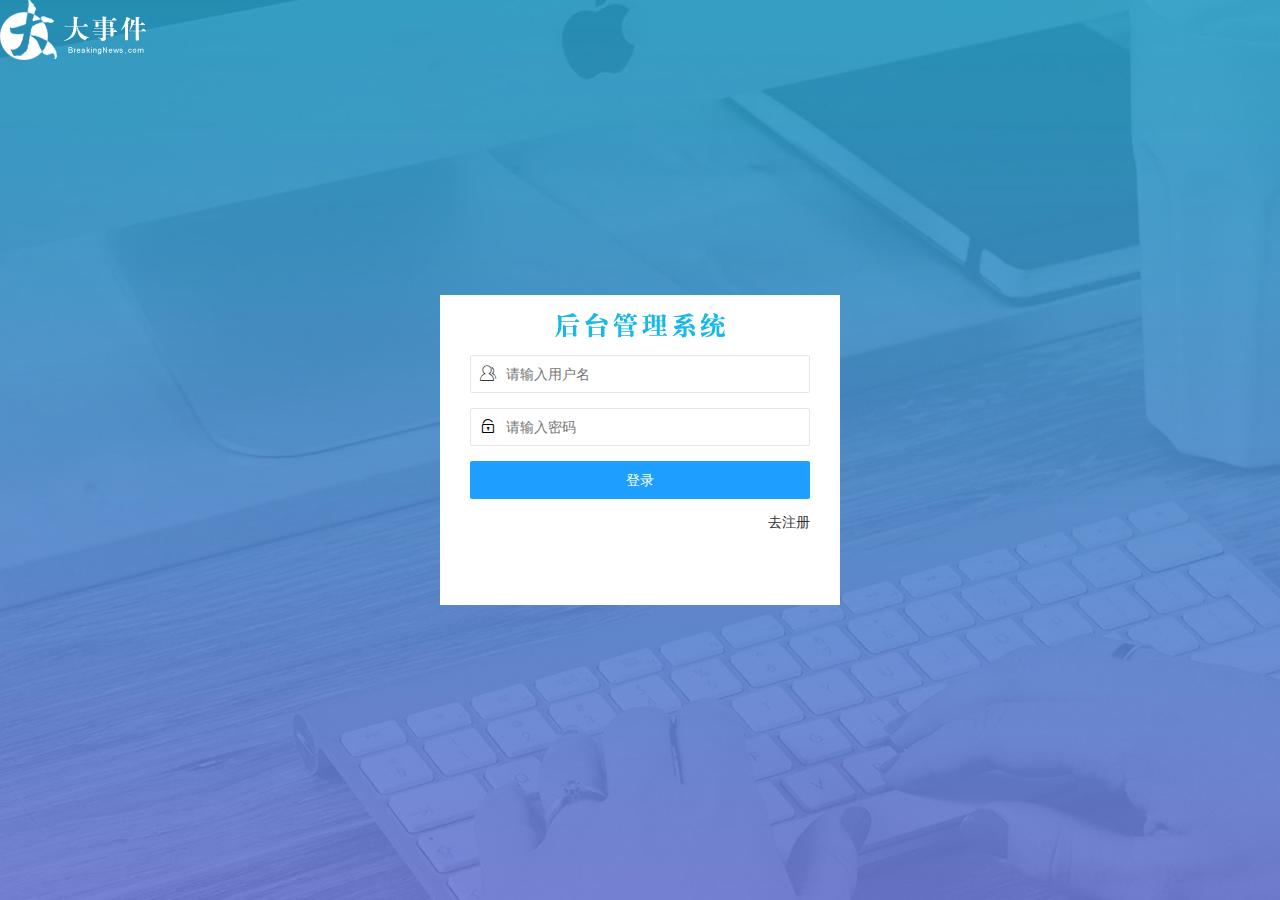
<file: login.html>
<!DOCTYPE html>
<html lang="en">

<head>
    <meta charset="UTF-8">
    <meta name="viewport" content="width=device-width, initial-scale=1.0">
    <title>我的项目</title>
    <link rel="stylesheet" href="assets/lib/layui/css/layui.css">
    <link rel="stylesheet" href="assets/css/login.css">
</head>

<body>
    <!-- 网页logo -->
    <div class="logo">
        <img src="assets/images/logo.png" alt="">
    </div>
    <div class="content">
        <div class="title">
            <img src="assets/images/login_title.png" alt="">
        </div>
        <!-- form  注册表单主体 -->
        <form class="layui-form reg-form" action="" style="display: none;">
            <div class="layui-form-item">
                <i class="layui-icon layui-icon-user"></i>
                <input type="text" name="username" required lay-verify="required" placeholder="请输入用户名" autocomplete="off" class="layui-input">
            </div>
            <div class="layui-form-item">
                <i class="layui-icon layui-icon-password"></i>
                <input id="pass" type="password" name="password" required lay-verify="required|pass" placeholder="请输入密码" autocomplete="off" class="layui-input">
            </div>
            <div class="layui-form-item">
                <i class="layui-icon layui-icon-password"></i>
                <input type="password" name="" required lay-verify="required|pass|samePass" placeholder="请再次确认密码" autocomplete="off" class="layui-input">
            </div>
            <div class="layui-form-item">
                <button class="layui-btn  layui-btn-normal layui-btn-fluid" lay-submit lay-filter="formDemo">去注册</button>
            </div>
            <div class="link">
                <a href="javascript:;">登录</a>
            </div>
        </form>
        <!-- form  登录表单主体 -->
        <form class="layui-form login-form" action="">
            <div class="layui-form-item">
                <i class="layui-icon layui-icon-user"></i>
                <input type="text" name="username" required lay-verify="required" placeholder="请输入用户名" autocomplete="off" class="layui-input">
            </div>
            <div class="layui-form-item">
                <i class="layui-icon layui-icon-password"></i>
                <input type="password" name="password" required lay-verify="required|pass" placeholder="请输入密码" autocomplete="off" class="layui-input">
            </div>
            <div class="layui-form-item">
                <button class="layui-btn  layui-btn-normal layui-btn-fluid" lay-submit lay-filter="formDemo">登录</button>
            </div>
            <div class="link">
                <a href="javascript:;">去注册</a>
            </div>
        </form>
    </div>

    </div>

    <script src="assets/lib/axios.js"></script>
    <script src="assets/lib/jquery.js"></script>
    <script src="assets/lib/layui/layui.all.js"></script>
    <script src="assets/js/commonAPI.js"></script>
    <script src="assets/js/login.js"></script>
</body>

</html>
</file>
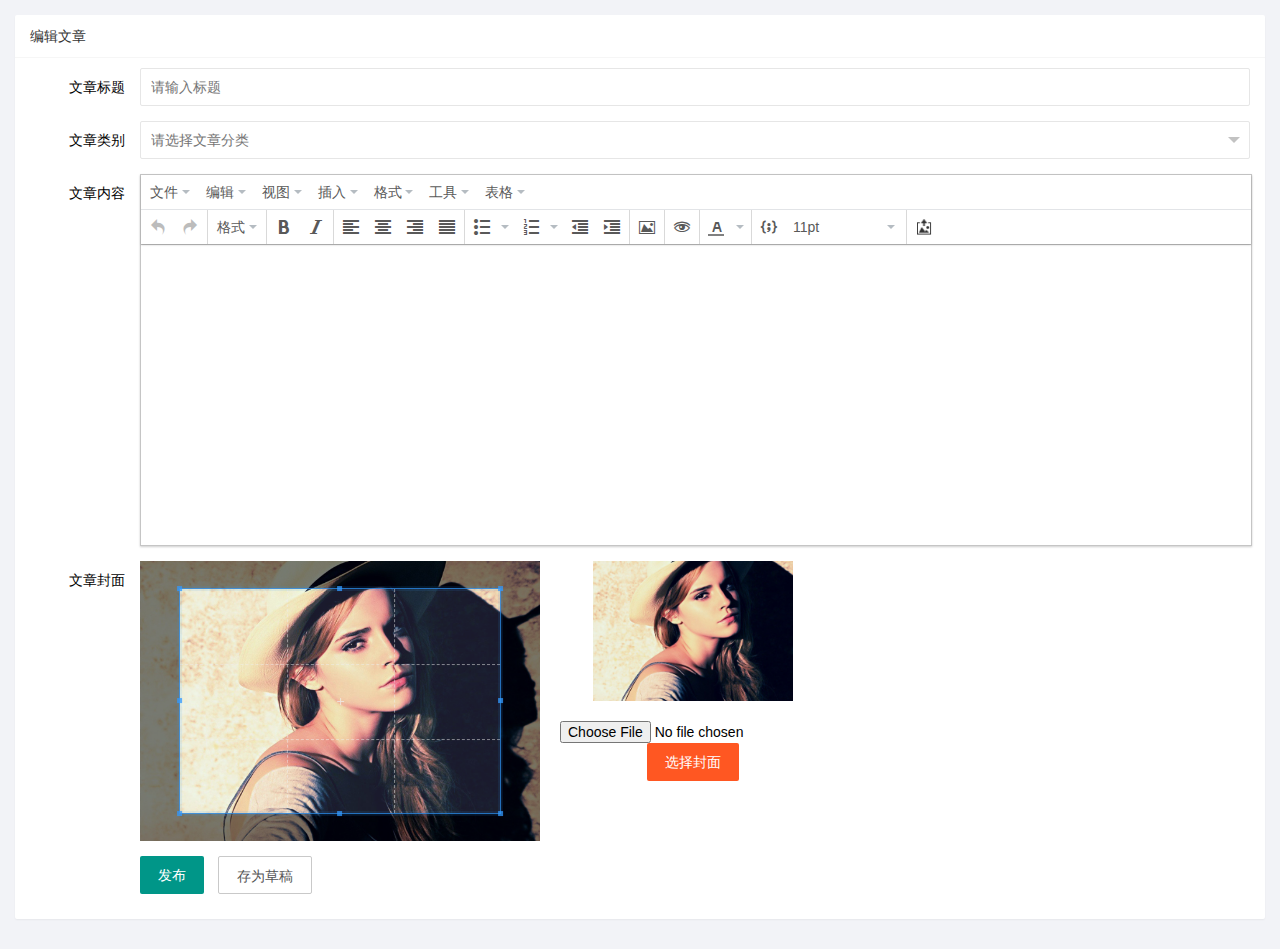
<file: article/edit.html>
<!DOCTYPE html>
<html lang="en">

<head>
    <meta charset="UTF-8">
    <meta name="viewport" content="width=device-width, initial-scale=1.0">
    <title>Document</title>
    <link rel="stylesheet" href="/assets/lib/layui/css/layui.css">
    <link rel="stylesheet" href="/assets/lib/cropper/cropper.css" />
    <link rel="stylesheet" href="/assets/css/publish.css">
</head>

<body>
    <div class="layui-card">
        <div class="layui-card-header">编辑文章</div>
        <div class="layui-card-body">
            <form class="layui-form publish-form" lay-filter="edit-form" action="">
                <div class="layui-form-item">
                    <label class="layui-form-label">文章标题</label>
                    <div class="layui-input-block">
                        <input type="text" name="title" required lay-verify="required" placeholder="请输入标题" autocomplete="off" class="layui-input">
                    </div>
                </div>
                <div class="layui-form-item">
                    <label class="layui-form-label">文章类别</label>
                    <div class="layui-input-block">
                        <select name="cate_id" class="fenlei" lay-verify="required">
                    <option value="">请选择文章分类</option>
                  </select>
                    </div>
                </div>
                <div class="layui-form-item">
                    <label class="layui-form-label">文章内容</label>
                    <div class="layui-input-block">
                        <textarea name="content" id=""></textarea>
                    </div>
                </div>
                <!-- 图片裁剪 -->
                <div class="layui-form-item">
                    <!-- 左侧的 label -->
                    <label class="layui-form-label">文章封面</label>
                    <!-- 选择封面区域 -->
                    <div class="layui-input-block cover-box">
                        <!-- 左侧裁剪区域 -->
                        <div class="cover-left">
                            <img id="image" src="/assets/images/sample2.jpg" alt="" />
                        </div>
                        <!-- 右侧预览区域和选择封面区域 -->
                        <div class="cover-right">
                            <!-- 预览的区域 -->
                            <div class="img-preview"></div>
                            <input type="file" id="file" accept="image/pug , image/jpeg">
                            <!-- 选择封面按钮 -->
                            <button type="button" class="layui-btn layui-btn-danger" id="fengmian">选择封面</button>
                        </div>
                    </div>
                </div>
                <div class="layui-form-item last-row">
                    <div class="layui-input-block">
                        <button class="layui-btn" lay-submit data-state="已发布">发布</button>
                        <button class="layui-btn layui-btn-primary" lay-submit data-state="草稿">存为草稿</button>
                    </div>
                </div>
            </form>
        </div>
        <script src="/assets/lib/jquery.js "></script>
        <script src="/assets/lib/layui/layui.all.js"></script>
        <script src="/assets/lib/jquery.js"></script>
        <script src="/assets/lib/cropper/Cropper.js"></script>
        <script src="/assets/lib/cropper/jquery-cropper.js"></script>
        <script src="/assets/lib/axios.js"></script>
        <script src="/assets/js/commonAPI.js"></script>
        <script src="/assets/lib/template-web.js"></script>
        <script src="/assets/lib/tinymce/tinymce.min.js"></script>
        <script src="/assets/lib/tinymce/tinymce_setup.js"></script>
        <script src="/assets/js/article/edit.js"></script>
</body>

</html>
</file>
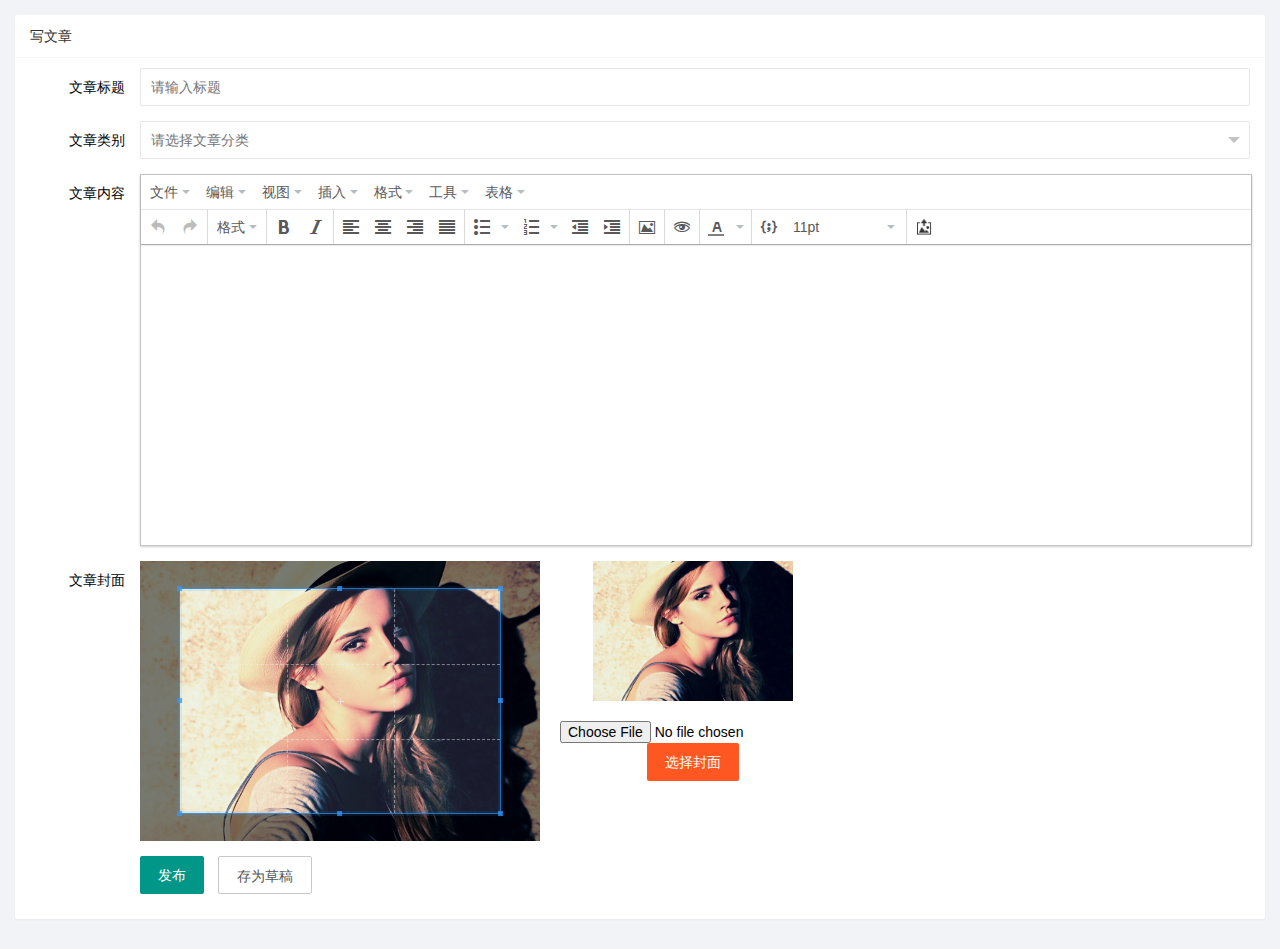
<file: article/publish.html>
<!DOCTYPE html>
<html lang="en">

<head>
    <meta charset="UTF-8">
    <meta name="viewport" content="width=device-width, initial-scale=1.0">
    <title>Document</title>
    <link rel="stylesheet" href="/assets/lib/layui/css/layui.css">
    <link rel="stylesheet" href="/assets/lib/cropper/cropper.css" />
    <link rel="stylesheet" href="/assets/css/publish.css">
</head>

<body>
    <div class="layui-card">
        <div class="layui-card-header">写文章</div>
        <div class="layui-card-body">
            <form class="layui-form publish-form" action="">
                <div class="layui-form-item">
                    <label class="layui-form-label">文章标题</label>
                    <div class="layui-input-block">
                        <input type="text" name="title" required lay-verify="required" placeholder="请输入标题" autocomplete="off" class="layui-input">
                    </div>
                </div>
                <div class="layui-form-item">
                    <label class="layui-form-label">文章类别</label>
                    <div class="layui-input-block">
                        <select name="cate_id" class="fenlei" lay-verify="required">
                    <option value="">请选择文章分类</option>
                  </select>
                    </div>
                </div>
                <div class="layui-form-item">
                    <label class="layui-form-label">文章内容</label>
                    <div class="layui-input-block">
                        <textarea name="content" id=""></textarea>
                    </div>
                </div>
                <!-- 图片裁剪 -->
                <div class="layui-form-item">
                    <!-- 左侧的 label -->
                    <label class="layui-form-label">文章封面</label>
                    <!-- 选择封面区域 -->
                    <div class="layui-input-block cover-box">
                        <!-- 左侧裁剪区域 -->
                        <div class="cover-left">
                            <img id="image" src="/assets/images/sample2.jpg" alt="" />
                        </div>
                        <!-- 右侧预览区域和选择封面区域 -->
                        <div class="cover-right">
                            <!-- 预览的区域 -->
                            <div class="img-preview"></div>
                            <input type="file" id="file" accept="image/pug , image/jpeg">
                            <!-- 选择封面按钮 -->
                            <button type="button" class="layui-btn layui-btn-danger" id="fengmian">选择封面</button>
                        </div>
                    </div>
                </div>
                <div class="layui-form-item last-row">
                    <div class="layui-input-block">
                        <button class="layui-btn" lay-submit data-state="已发布">发布</button>
                        <button class="layui-btn layui-btn-primary" lay-submit data-state="草稿">存为草稿</button>
                    </div>
                </div>
            </form>
        </div>
        <script src="/assets/lib/jquery.js "></script>

        <script src="/assets/lib/layui/layui.all.js"></script>
        <script src="/assets/lib/jquery.js"></script>
        <script src="/assets/lib/cropper/Cropper.js"></script>
        <script src="/assets/lib/cropper/jquery-cropper.js"></script>
        <script src="/assets/lib/axios.js"></script>
        <script src="/assets/js/commonAPI.js"></script>
        <script src="/assets/lib/template-web.js"></script>
        <script src="/assets/lib/tinymce/tinymce.min.js"></script>
        <script src="/assets/lib/tinymce/tinymce_setup.js"></script>
        <script src="/assets/js/article/publish.js"></script>
</body>

</html>
</file>
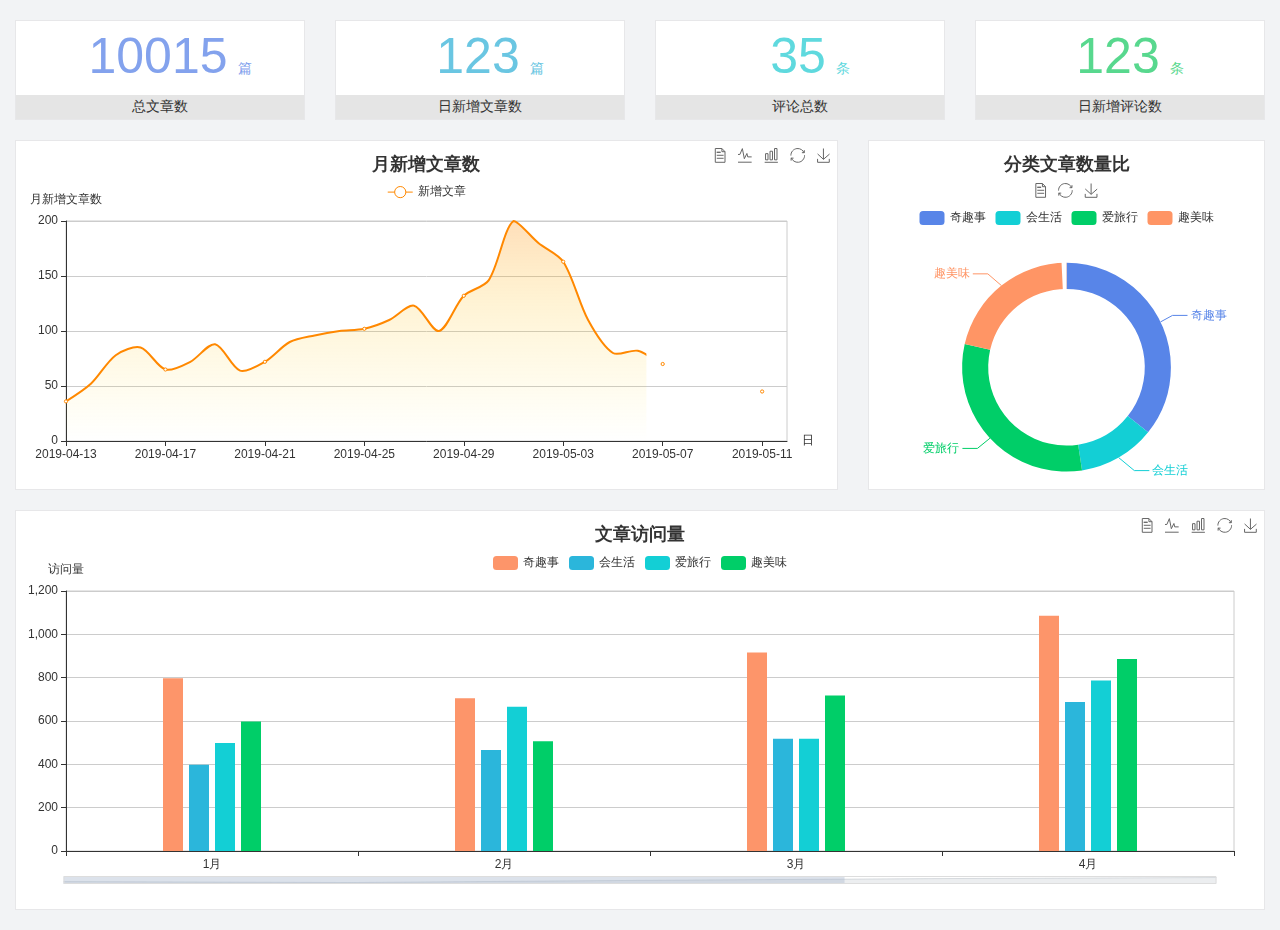
<file: home/dashboard.html>
<!DOCTYPE html>
<html lang="en">

<head>
  <meta charset="UTF-8">
  <meta name="viewport" content="width=device-width, initial-scale=1.0">
  <meta http-equiv="X-UA-Compatible" content="ie=edge">
  <title>图表统计</title>
  <link rel="stylesheet" href="../assets/lib/bootstrap.css" />
  <link rel="stylesheet" href="../assets/lib/main.css" />
  <script src="../assets/lib/jquery.js"></script>
  <script type="text/javascript" src="../assets/lib/echarts.min.js"></script>
</head>

<body>
  <div class="container-fluid">
    <div class="row spannel_list">
      <div class="col-sm-3 col-xs-6">
        <div class="spannel">
          <em>10015</em><span>篇</span>
          <b>总文章数</b>
        </div>
      </div>
      <div class="col-sm-3 col-xs-6">
        <div class="spannel scolor01">
          <em>123</em><span>篇</span>
          <b>日新增文章数</b>
        </div>
      </div>
      <div class="col-sm-3 col-xs-6">
        <div class="spannel scolor02">
          <em>35</em><span>条</span>
          <b>评论总数</b>
        </div>
      </div>
      <div class="col-sm-3 col-xs-6">
        <div class="spannel scolor03">
          <em>123</em><span>条</span>
          <b>日新增评论数</b>
        </div>
      </div>
    </div>
  </div>

  <div class="container-fluid">
    <div class="row curve-pie">
      <div class="col-lg-8 col-md-8">
        <div class="gragh_pannel" id="curve_show"></div>
      </div>
      <div class="col-lg-4 col-md-4">
        <div class="gragh_pannel" id="pie_show"></div>
      </div>
    </div>
  </div>

  <div class="container-fluid">
    <div class="column_pannel" id="column_show"></div>
  </div>

  <script>
    var oChart = echarts.init(document.getElementById('curve_show'));
    var aList_all = [
      { 'count': 36, 'date': '2019-04-13' },
      { 'count': 52, 'date': '2019-04-14' },
      { 'count': 78, 'date': '2019-04-15' },
      { 'count': 85, 'date': '2019-04-16' },
      { 'count': 65, 'date': '2019-04-17' },
      { 'count': 72, 'date': '2019-04-18' },
      { 'count': 88, 'date': '2019-04-19' },
      { 'count': 64, 'date': '2019-04-20' },
      { 'count': 72, 'date': '2019-04-21' },
      { 'count': 90, 'date': '2019-04-22' },
      { 'count': 96, 'date': '2019-04-23' },
      { 'count': 100, 'date': '2019-04-24' },
      { 'count': 102, 'date': '2019-04-25' },
      { 'count': 110, 'date': '2019-04-26' },
      { 'count': 123, 'date': '2019-04-27' },
      { 'count': 100, 'date': '2019-04-28' },
      { 'count': 132, 'date': '2019-04-29' },
      { 'count': 146, 'date': '2019-04-30' },
      { 'count': 200, 'date': '2019-05-01' },
      { 'count': 180, 'date': '2019-05-02' },
      { 'count': 163, 'date': '2019-05-03' },
      { 'count': 110, 'date': '2019-05-04' },
      { 'count': 80, 'date': '2019-05-05' },
      { 'count': 82, 'date': '2019-05-06' },
      { 'count': 70, 'date': '2019-05-07' },
      { 'count': 65, 'date': '2019-05-08' },
      { 'count': 54, 'date': '2019-05-09' },
      { 'count': 40, 'date': '2019-05-10' },
      { 'count': 45, 'date': '2019-05-11' },
      { 'count': 38, 'date': '2019-05-12' },
    ];

    let aCount = [];
    let aDate = [];

    for (var i = 0; i < aList_all.length; i++) {
      aCount.push(aList_all[i].count);
      aDate.push(aList_all[i].date);
    }

    var chartopt = {
      title: {
        text: '月新增文章数',
        left: 'center',
        top: '10'
      },
      tooltip: {
        trigger: 'axis'
      },
      legend: {
        data: ['新增文章'],
        top: '40'
      },
      toolbox: {
        show: true,
        feature: {
          mark: { show: true },
          dataView: { show: true, readOnly: false },
          magicType: { show: true, type: ['line', 'bar'] },
          restore: { show: true },
          saveAsImage: { show: true }
        }
      },
      calculable: true,
      xAxis: [
        {
          name: '日',
          type: 'category',
          boundaryGap: false,
          data: aDate
        }
      ],
      yAxis: [
        {
          name: '月新增文章数',
          type: 'value'
        }
      ],
      series: [
        {
          name: '新增文章',
          type: 'line',
          smooth: true,
          itemStyle: { normal: { areaStyle: { type: 'default' }, color: '#f80' }, lineStyle: { color: '#f80' } },
          data: aCount
        }],
      areaStyle: {
        normal: {
          color: new echarts.graphic.LinearGradient(0, 0, 0, 1, [{
            offset: 0,
            color: 'rgba(255,136,0,0.39)'
          }, {
            offset: .34,
            color: 'rgba(255,180,0,0.25)'
          }, {
            offset: 1,
            color: 'rgba(255,222,0,0.00)'
          }])

        }
      },
      grid: {
        show: true,
        x: 50,
        x2: 50,
        y: 80,
        height: 220
      }
    };

    oChart.setOption(chartopt);


    var oPie = echarts.init(document.getElementById('pie_show'));
    var oPieopt =
    {
      title: {
        top: 10,
        text: '分类文章数量比',
        x: 'center'
      },
      tooltip: {
        trigger: 'item',
        formatter: "{a} <br/>{b} : {c} ({d}%)"
      },
      color: ['#5885e8', '#13cfd5', '#00ce68', '#ff9565'],
      legend: {
        x: 'center',
        top: 65,
        data: ['奇趣事', '会生活', '爱旅行', '趣美味']
      },
      toolbox: {
        show: true,
        x: 'center',
        top: 35,
        feature: {
          mark: { show: true },
          dataView: { show: true, readOnly: false },
          magicType: {
            show: true,
            type: ['pie', 'funnel'],
            option: {
              funnel: {
                x: '25%',
                width: '50%',
                funnelAlign: 'left',
                max: 1548
              }
            }
          },
          restore: { show: true },
          saveAsImage: { show: true }
        }
      },
      calculable: true,
      series: [
        {
          name: '访问来源',
          type: 'pie',
          radius: ['45%', '60%'],
          center: ['50%', '65%'],
          data: [
            { value: 300, name: '奇趣事' },
            { value: 100, name: '会生活' },
            { value: 260, name: '爱旅行' },
            { value: 180, name: '趣美味' }
          ]
        }
      ]
    };
    oPie.setOption(oPieopt);



    var oColumn = this.echarts.init(document.getElementById('column_show'));
    var oColumnopt =
    {
      title: {
        text: '文章访问量',
        left: 'center',
        top: '10'
      },
      tooltip: {
        trigger: 'axis'
      },
      legend: {
        data: ['奇趣事', '会生活', '爱旅行', '趣美味'],
        top: '40'
      },
      toolbox: {
        show: true,
        feature: {
          mark: { show: true },
          dataView: { show: true, readOnly: false },
          magicType: { show: true, type: ['line', 'bar'] },
          restore: { show: true },
          saveAsImage: { show: true }
        }
      },
      calculable: true,
      xAxis: [
        {
          type: 'category',
          data: ['1月', '2月', '3月', '4月', '5月']
        }
      ],
      yAxis: [
        {
          name: '访问量',
          type: 'value'
        }
      ],
      series: [
        {
          name: '奇趣事',
          type: 'bar',
          barWidth: 20,
          itemStyle: {
            normal: { areaStyle: { type: 'default' }, color: '#fd956a' }
          },
          data: [800, 708, 920, 1090, 1200]
        },
        {
          name: '会生活',
          type: 'bar',
          barWidth: 20,
          itemStyle: {
            normal: { areaStyle: { type: 'default' }, color: '#2bb6db' }
          },
          data: [400, 468, 520, 690, 800]
        },
        {
          name: '爱旅行',
          type: 'bar',
          barWidth: 20,
          itemStyle: {
            normal: { areaStyle: { type: 'default' }, color: '#13cfd5' }
          },
          data: [500, 668, 520, 790, 900]
        },
        {
          name: '趣美味',
          type: 'bar',
          barWidth: 20,
          itemStyle: {
            normal: { areaStyle: { type: 'default' }, color: '#00ce68' }
          },
          data: [600, 508, 720, 890, 1000]
        }
      ],
      grid: {
        show: true,
        x: 50,
        x2: 30,
        y: 80,
        height: 260
      },
      dataZoom: [//给x轴设置滚动条
        {
          start: 0,//默认为0
          end: 100 - 1000 / 31,//默认为100
          type: 'slider',
          show: true,
          xAxisIndex: [0],
          handleSize: 0,//滑动条的 左右2个滑动条的大小
          height: 8,//组件高度
          left: 45, //左边的距离
          right: 50,//右边的距离
          bottom: 26,//右边的距离
          handleColor: '#ddd',//h滑动图标的颜色
          handleStyle: {
            borderColor: "#cacaca",
            borderWidth: "1",
            shadowBlur: 2,
            background: "#ddd",
            shadowColor: "#ddd",
          }
        }]
    };
    oColumn.setOption(oColumnopt);
  </script>
</body>

</html>
</file>
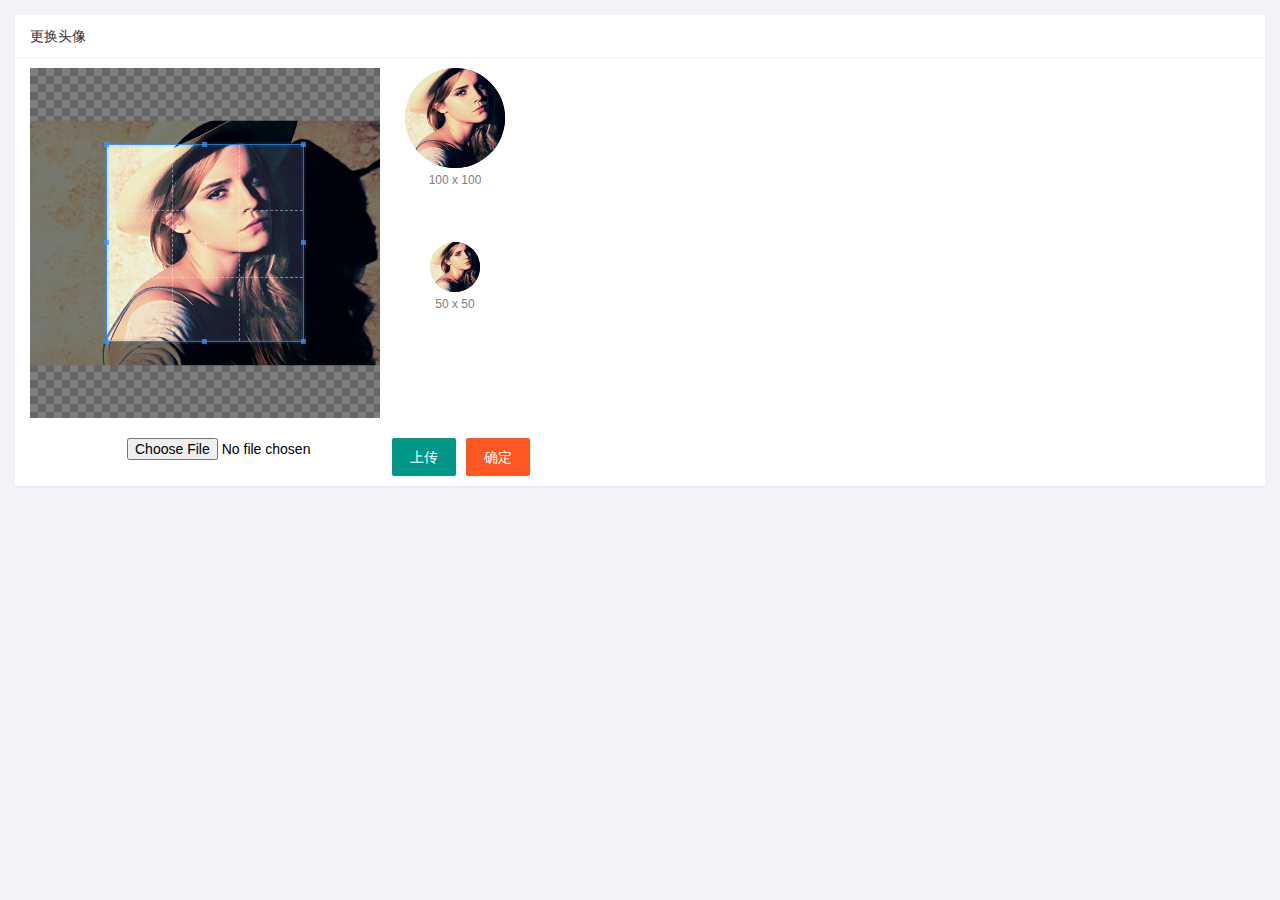
<file: user/avatar.html>
<!DOCTYPE html>
<html lang="en">

<head>
    <meta charset="UTF-8">
    <meta name="viewport" content="width=device-width, initial-scale=1.0">
    <title>更换头像</title>
    <link rel="stylesheet" href="/assets/lib/cropper/cropper.css">
    <link rel="stylesheet" href="/assets/lib/layui/css/layui.css">
    <link rel="stylesheet" href="/assets/css/avatar.css">
</head>

<body>
    <div class="layui-card">
        <div class="layui-card-header">更换头像</div>
        <div class="layui-card-body">
            <!-- 第一行的图片裁剪和预览区域 -->
            <div class="row1">
                <!-- 图片裁剪区域 -->
                <div class="cropper-box">
                    <!-- 这个 img 标签很重要，将来会把它初始化为裁剪区域 -->
                    <img id="image" src="/assets/images/sample2.jpg" />
                </div>
                <!-- 图片的预览区域 -->
                <div class="preview-box">
                    <div>
                        <!-- 宽高为 100px 的预览区域 -->
                        <div class="img-preview w100"></div>
                        <p class="size">100 x 100</p>
                    </div>
                    <div>
                        <!-- 宽高为 50px 的预览区域 -->
                        <div class="img-preview w50"></div>
                        <p class="size">50 x 50</p>
                    </div>
                </div>
            </div>

            <!-- 第二行的按钮区域 -->
            <div class="row2">
                <input type="file" id="file">
                <button id="upload_btn" type="button" class="layui-btn">上传</button>
                <button type="button" class="layui-btn layui-btn-danger">确定</button>
            </div>
        </div>
    </div>
    <script src="/assets/lib/axios.js"></script>
    <script src="/assets/lib/jquery.js"></script>
    <script src="/assets/lib/cropper/Cropper.js"></script>
    <script src="/assets/lib/cropper/jquery-cropper.js"></script>
    <script src="/assets/lib/layui/layui.all.js"></script>
    <script src="/assets/js/commonAPI.js"></script>
    <script src="/assets/js/user/avatar.js"></script>
</body>

</html>
</file>
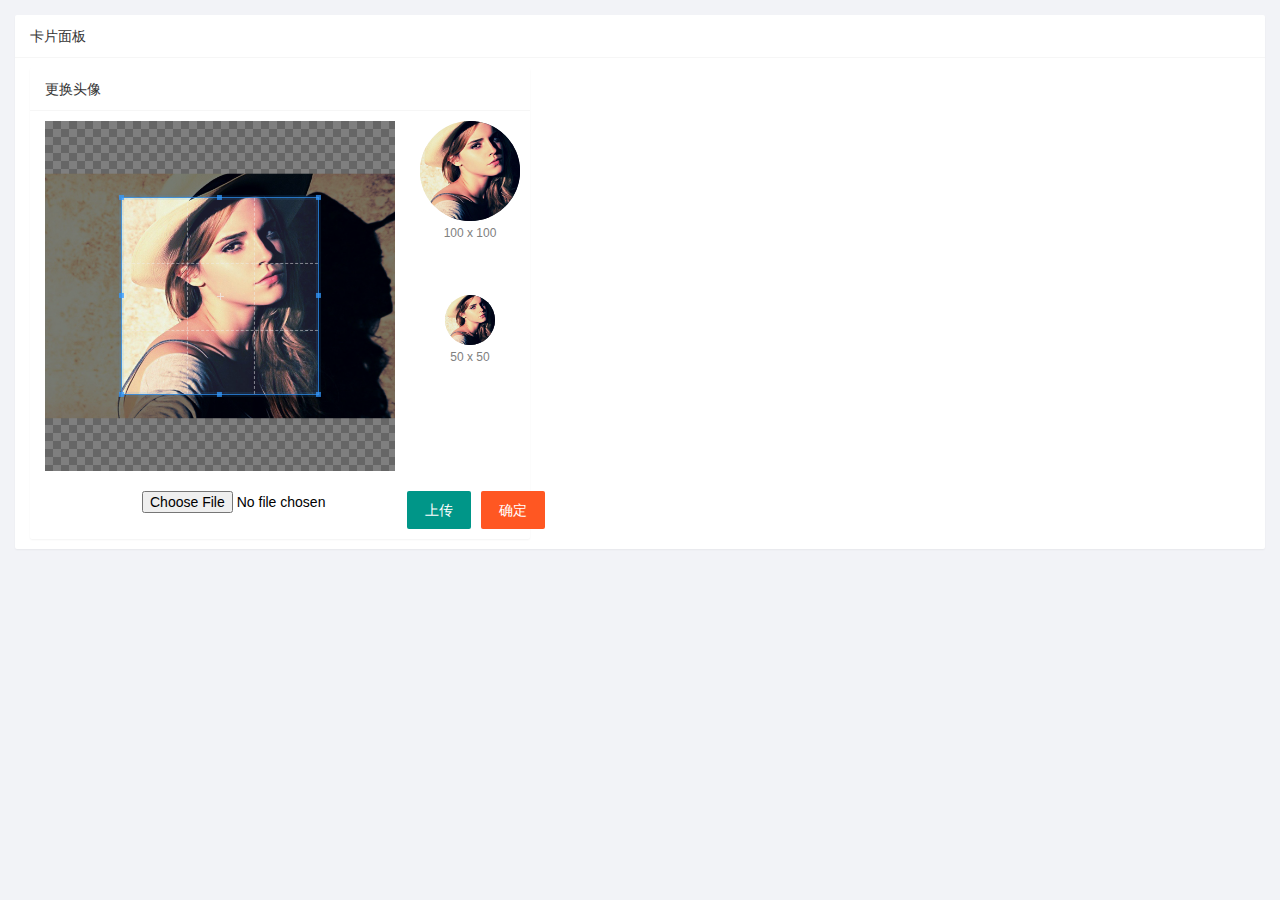
<file: user/avatar01.html>
<!DOCTYPE html>
<html lang="en">

<head>
    <meta charset="UTF-8">
    <meta name="viewport" content="width=device-width, initial-scale=1.0">
    <title>更换头像</title>
    <link rel="stylesheet" href="/assets/lib/cropper/cropper.css">
    <link rel="stylesheet" href="/assets/lib/layui/css/layui.css">
    <link rel="stylesheet" href="/assets/css/avatar.css">
</head>

<body>
    <div class="layui-card">
        <div class="layui-card-header">卡片面板</div>
        <div class="layui-card-body">
            <div class="layui-card">
                <div class="layui-card-header">更换头像</div>
                <div class="layui-card-body">
                    <!-- 第一行的图片裁剪和预览区域 -->
                    <div class="row1">
                        <!-- 图片裁剪区域 -->
                        <div class="cropper-box">
                            <!-- 这个 img 标签很重要，将来会把它初始化为裁剪区域 -->
                            <img id="image" src="/assets/images/sample2.jpg" />
                        </div>
                        <!-- 图片的预览区域 -->
                        <div class="preview-box">
                            <div>
                                <!-- 宽高为 100px 的预览区域 -->
                                <div class="img-preview w100"></div>
                                <p class="size">100 x 100</p>
                            </div>
                            <div>
                                <!-- 宽高为 50px 的预览区域 -->
                                <div class="img-preview w50"></div>
                                <p class="size">50 x 50</p>
                            </div>
                        </div>
                    </div>

                    <!-- 第二行的按钮区域 -->
                    <div class="row2">
                        <input type="file" id="file">
                        <button id="upload_btn" type="button" class="layui-btn">上传</button>
                        <button type="button" class="layui-btn layui-btn-danger">确定</button>
                    </div>
                </div>
            </div>
        </div>
    </div>
    <script src="/assets/lib/axios.js"></script>
    <script src="/assets/lib/jquery.js"></script>
    <script src="/assets/lib/cropper/Cropper.js"></script>
    <script src="/assets/lib/cropper/jquery-cropper.js"></script>
    <script src="/assets/lib/layui/layui.all.js"></script>
    <script src="/assets/js/commonAPI.js"></script>
    <script src="/assets/js/user/avatar.js"></script>
</body>

</html>
</file>
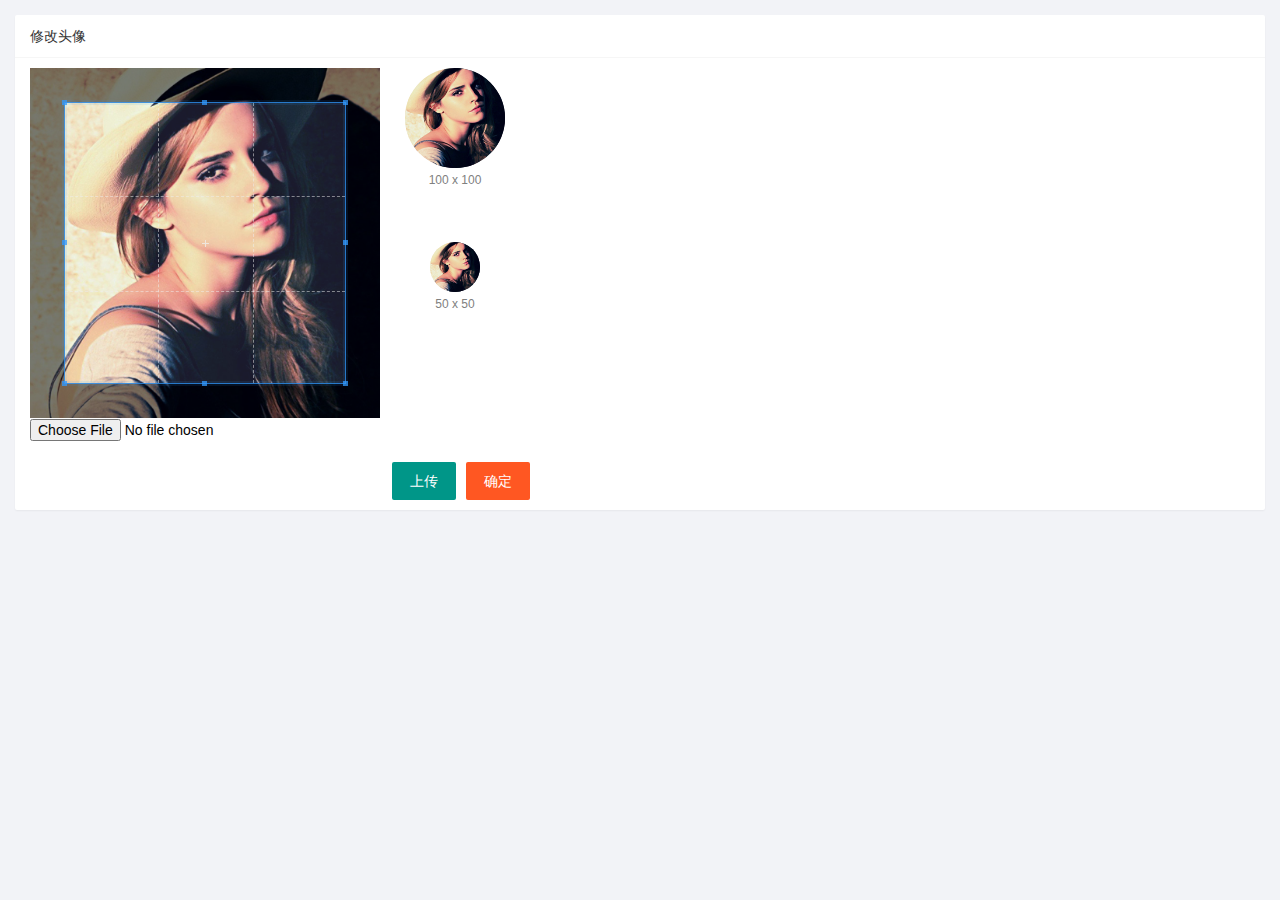
<file: user/avatar02.html>
<!DOCTYPE html>
<html lang="en">

<head>
    <meta charset="UTF-8">
    <meta name="viewport" content="width=device-width, initial-scale=1.0">
    <title>头像上传</title>
    <link rel="stylesheet" href="/assets/lib/cropper/cropper.css">
    <link rel="stylesheet" href="/assets/lib/layui/css/layui.css">
    <link rel="stylesheet" href="/assets/css/avatar.css">
</head>

<body>
    <div class="layui-card">
        <div class="layui-card-header">修改头像</div>
        <div class="layui-card-body">
            <!-- 第一行的图片裁剪和预览区域 -->
            <div class="row1" style="width: 500px;">
                <!-- 图片裁剪区域 -->
                <div class="cropper-box">
                    <!-- 这个 img 标签很重要，将来会把它初始化为裁剪区域 -->
                    <img id="image" src="/assets/images/sample.jpg" />
                </div>
                <!-- 图片的预览区域 -->
                <div class="preview-box ">
                    <div>
                        <!-- 宽高为 100px 的预览区域 -->
                        <div class="img-preview w100"></div>
                        <p class="size">100 x 100</p>
                    </div>
                    <div>
                        <!-- 宽高为 50px 的预览区域 -->
                        <div class="img-preview w50"></div>
                        <p class="size">50 x 50</p>
                    </div>
                </div>
            </div>
            <input type="file" id="file" accept="image/png ,image/jpeg">
            <!-- 第二行的按钮区域 -->
            <div class="row2" style="width: 500px;">
                <button type="button" class="layui-btn" id="upload">上传</button>
                <button type="button" class="layui-btn layui-btn-danger">确定</button>
            </div>
        </div>
    </div>




    <script src="/assets/lib/axios.js"></script>
    <script src="/assets/lib/jquery.js"></script>
    <script src="/assets/lib/cropper/Cropper.js"></script>
    <script src="/assets/lib/cropper/jquery-cropper.js"></script>
    <script src="/assets/lib/layui/layui.all.js"></script>
    <script src="/assets/js/commonAPI.js"></script>
    <script src="/assets/js/user/avatar02.js"></script>
</body>

</html>
</file>
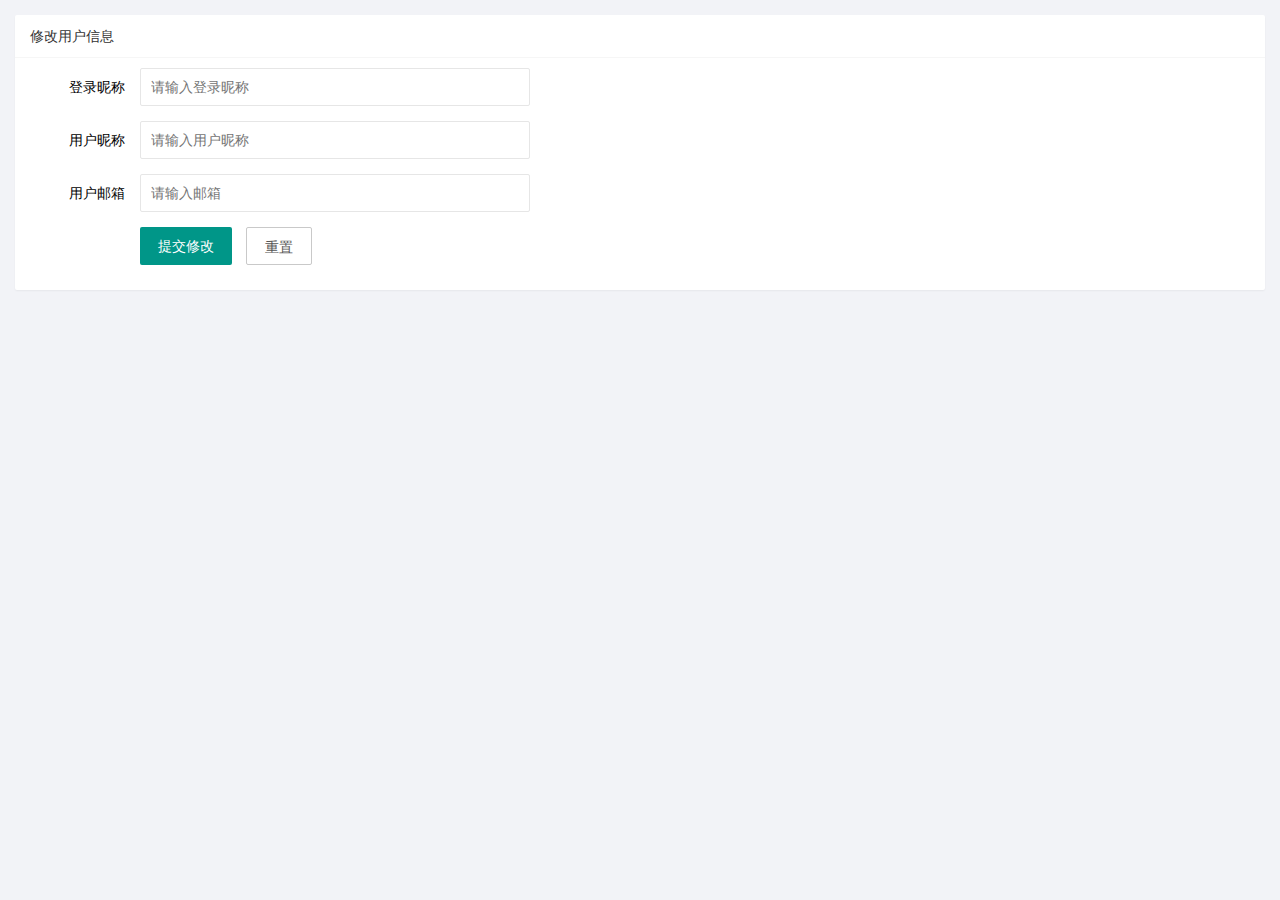
<file: user/base-info.html>
<!DOCTYPE html>
<html lang="en">

<head>
    <meta charset="UTF-8">
    <meta name="viewport" content="width=device-width, initial-scale=1.0">
    <title>Document</title>
    <link rel="stylesheet" href="../assets/lib/layui/css/layui.css">
    <link rel="stylesheet" href="../assets/fonts/iconfont.css">
    <link rel="stylesheet" href="../assets/css/user.css">
</head>

<body>

    <div class="layui-card">
        <div class="layui-card-header">修改用户信息</div>
        <div class="layui-card-body">
            <form class="layui-form base-userform" action="" lay-filter="formUserInfo">
                <div class="layui-form-item">
                    <label class="layui-form-label">登录昵称</label>
                    <div class="layui-input-block">
                        <input type="text" name="username" required lay-verify="required" placeholder="请输入登录昵称" autocomplete="off" class="layui-input">
                    </div>
                </div>
                <div class="layui-form-item">
                    <label class="layui-form-label">用户昵称</label>
                    <div class="layui-input-block">
                        <input type="text" name="nickname" required lay-verify="required|nick" placeholder="请输入用户昵称" autocomplete="off" class="layui-input">
                    </div>
                </div>
                <div class="layui-form-item">
                    <label class="layui-form-label">用户邮箱</label>
                    <div class="layui-input-block">
                        <input type="email" name="email" required lay-verify="required|email" placeholder="请输入邮箱" autocomplete="off" class="layui-input">
                    </div>
                </div>
                <input type="hidden" name="id">
                <div class="layui-form-item">
                    <div class="layui-input-block">
                        <button class="layui-btn" lay-submit lay-filter="formDemo">提交修改</button>
                        <button id="reset-btn" type="reset" class="layui-btn layui-btn-primary">重置</button>
                    </div>
                </div>
            </form>
        </div>
    </div>
    <script src="../assets/lib/axios.js "></script>
    <script src="../assets/lib/jquery.js "></script>
    <script src="../assets/lib/layui/layui.all.js "></script>
    <script src="../assets/js/commonAPI.js "></script>
    <script src="../assets/js/index.js"></script>
    <script src="../assets/js/user/base-info.js"></script>
</body>

</html>
</file>
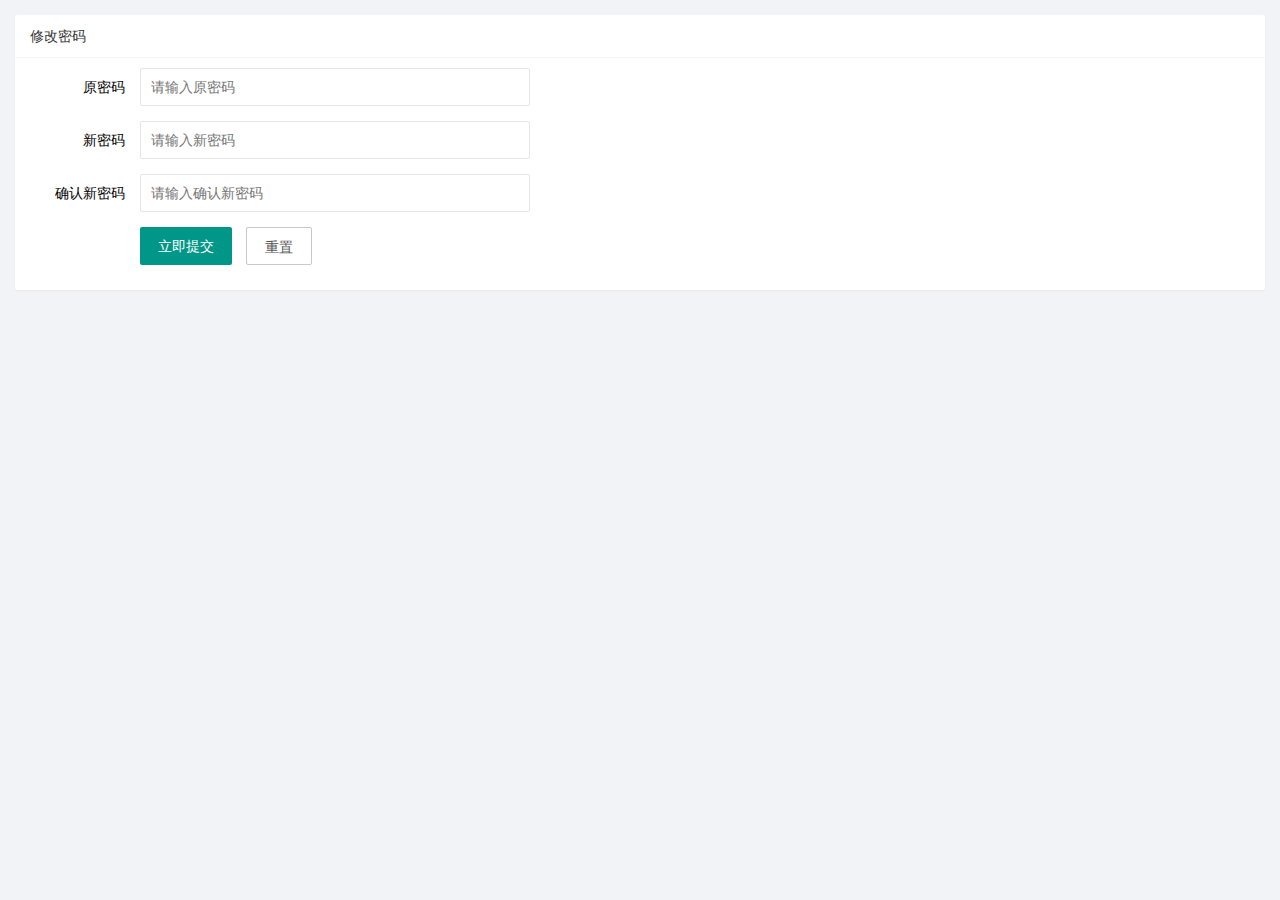
<file: user/modify-password.html>
<!DOCTYPE html>
<html lang="en">

<head>
    <meta charset="UTF-8">
    <meta name="viewport" content="width=device-width, initial-scale=1.0">
    <title>Document</title>
    <link rel="stylesheet" href="../assets/lib/layui/css/layui.css">
    <link rel="stylesheet" href="../assets/fonts/iconfont.css">
    <link rel="stylesheet" href="../assets/css/user.css">
</head>

<body>

    <div class="layui-card">
        <div class="layui-card-header">修改密码</div>
        <div class="layui-card-body">
            <form class="layui-form" action="">
                <div class="layui-form-item">
                    <label class="layui-form-label">原密码</label>
                    <div class="layui-input-block">
                        <input type="text" name="oldPwd" required lay-verify="required|pass" placeholder="请输入原密码" autocomplete="off" class="layui-input">
                    </div>
                </div>
                <div class="layui-form-item">
                    <label class="layui-form-label">新密码</label>
                    <div class="layui-input-block ">
                        <input type="text " id="pwd" name="newPwd " required lay-verify="required|pass " placeholder="请输入新密码 " autocomplete="off " class="layui-input ">
                    </div>
                </div>
                <div class="layui-form-item ">
                    <label class="layui-form-label ">确认新密码</label>
                    <div class="layui-input-block ">
                        <input type="text " required lay-verify="required|confirmPass|pass " placeholder="请输入确认新密码 " autocomplete="off " class="layui-input ">
                    </div>
                </div>
                <div class="layui-form-item ">
                    <div class="layui-input-block ">
                        <button class="layui-btn " lay-submit lay-filter="formDemo ">立即提交</button>
                        <button type="reset " class="layui-btn layui-btn-primary ">重置</button>
                    </div>
                </div>
            </form>
        </div>
    </div>
    <script src="../assets/lib/axios.js "></script>
    <script src="../assets/lib/jquery.js "></script>
    <script src="../assets/lib/layui/layui.all.js "></script>
    <script src="../assets/js/commonAPI.js "></script>
    <script src="../assets/js/index.js "></script>
    <script src="../assets/js/user/modify-password.js "></script>
</body>

</html>
</file>
<file: assets/lib/layui/css/layui.css>
/** layui-v2.5.5 MIT License By https://www.layui.com */
 .layui-inline,img{display:inline-block;vertical-align:middle}h1,h2,h3,h4,h5,h6{font-weight:400}.layui-edge,.layui-header,.layui-inline,.layui-main{position:relative}.layui-body,.layui-edge,.layui-elip{overflow:hidden}.layui-btn,.layui-edge,.layui-inline,img{vertical-align:middle}.layui-btn,.layui-disabled,.layui-icon,.layui-unselect{-moz-user-select:none;-webkit-user-select:none;-ms-user-select:none}.layui-elip,.layui-form-checkbox span,.layui-form-pane .layui-form-label{text-overflow:ellipsis;white-space:nowrap}.layui-breadcrumb,.layui-tree-btnGroup{visibility:hidden}blockquote,body,button,dd,div,dl,dt,form,h1,h2,h3,h4,h5,h6,input,li,ol,p,pre,td,textarea,th,ul{margin:0;padding:0;-webkit-tap-highlight-color:rgba(0,0,0,0)}a:active,a:hover{outline:0}img{border:none}li{list-style:none}table{border-collapse:collapse;border-spacing:0}h4,h5,h6{font-size:100%}button,input,optgroup,option,select,textarea{font-family:inherit;font-size:inherit;font-style:inherit;font-weight:inherit;outline:0}pre{white-space:pre-wrap;white-space:-moz-pre-wrap;white-space:-pre-wrap;white-space:-o-pre-wrap;word-wrap:break-word}body{line-height:24px;font:14px Helvetica Neue,Helvetica,PingFang SC,Tahoma,Arial,sans-serif}hr{height:1px;margin:10px 0;border:0;clear:both}a{color:#333;text-decoration:none}a:hover{color:#777}a cite{font-style:normal;*cursor:pointer}.layui-border-box,.layui-border-box *{box-sizing:border-box}.layui-box,.layui-box *{box-sizing:content-box}.layui-clear{clear:both;*zoom:1}.layui-clear:after{content:'\20';clear:both;*zoom:1;display:block;height:0}.layui-inline{*display:inline;*zoom:1}.layui-edge{display:inline-block;width:0;height:0;border-width:6px;border-style:dashed;border-color:transparent}.layui-edge-top{top:-4px;border-bottom-color:#999;border-bottom-style:solid}.layui-edge-right{border-left-color:#999;border-left-style:solid}.layui-edge-bottom{top:2px;border-top-color:#999;border-top-style:solid}.layui-edge-left{border-right-color:#999;border-right-style:solid}.layui-disabled,.layui-disabled:hover{color:#d2d2d2!important;cursor:not-allowed!important}.layui-circle{border-radius:100%}.layui-show{display:block!important}.layui-hide{display:none!important}@font-face{font-family:layui-icon;src:url(../font/iconfont.eot?v=250);src:url(../font/iconfont.eot?v=250#iefix) format('embedded-opentype'),url(../font/iconfont.woff2?v=250) format('woff2'),url(../font/iconfont.woff?v=250) format('woff'),url(../font/iconfont.ttf?v=250) format('truetype'),url(../font/iconfont.svg?v=250#layui-icon) format('svg')}.layui-icon{font-family:layui-icon!important;font-size:16px;font-style:normal;-webkit-font-smoothing:antialiased;-moz-osx-font-smoothing:grayscale}.layui-icon-reply-fill:before{content:"\e611"}.layui-icon-set-fill:before{content:"\e614"}.layui-icon-menu-fill:before{content:"\e60f"}.layui-icon-search:before{content:"\e615"}.layui-icon-share:before{content:"\e641"}.layui-icon-set-sm:before{content:"\e620"}.layui-icon-engine:before{content:"\e628"}.layui-icon-close:before{content:"\1006"}.layui-icon-close-fill:before{content:"\1007"}.layui-icon-chart-screen:before{content:"\e629"}.layui-icon-star:before{content:"\e600"}.layui-icon-circle-dot:before{content:"\e617"}.layui-icon-chat:before{content:"\e606"}.layui-icon-release:before{content:"\e609"}.layui-icon-list:before{content:"\e60a"}.layui-icon-chart:before{content:"\e62c"}.layui-icon-ok-circle:before{content:"\1005"}.layui-icon-layim-theme:before{content:"\e61b"}.layui-icon-table:before{content:"\e62d"}.layui-icon-right:before{content:"\e602"}.layui-icon-left:before{content:"\e603"}.layui-icon-cart-simple:before{content:"\e698"}.layui-icon-face-cry:before{content:"\e69c"}.layui-icon-face-smile:before{content:"\e6af"}.layui-icon-survey:before{content:"\e6b2"}.layui-icon-tree:before{content:"\e62e"}.layui-icon-upload-circle:before{content:"\e62f"}.layui-icon-add-circle:before{content:"\e61f"}.layui-icon-download-circle:before{content:"\e601"}.layui-icon-templeate-1:before{content:"\e630"}.layui-icon-util:before{content:"\e631"}.layui-icon-face-surprised:before{content:"\e664"}.layui-icon-edit:before{content:"\e642"}.layui-icon-speaker:before{content:"\e645"}.layui-icon-down:before{content:"\e61a"}.layui-icon-file:before{content:"\e621"}.layui-icon-layouts:before{content:"\e632"}.layui-icon-rate-half:before{content:"\e6c9"}.layui-icon-add-circle-fine:before{content:"\e608"}.layui-icon-prev-circle:before{content:"\e633"}.layui-icon-read:before{content:"\e705"}.layui-icon-404:before{content:"\e61c"}.layui-icon-carousel:before{content:"\e634"}.layui-icon-help:before{content:"\e607"}.layui-icon-code-circle:before{content:"\e635"}.layui-icon-water:before{content:"\e636"}.layui-icon-username:before{content:"\e66f"}.layui-icon-find-fill:before{content:"\e670"}.layui-icon-about:before{content:"\e60b"}.layui-icon-location:before{content:"\e715"}.layui-icon-up:before{content:"\e619"}.layui-icon-pause:before{content:"\e651"}.layui-icon-date:before{content:"\e637"}.layui-icon-layim-uploadfile:before{content:"\e61d"}.layui-icon-delete:before{content:"\e640"}.layui-icon-play:before{content:"\e652"}.layui-icon-top:before{content:"\e604"}.layui-icon-friends:before{content:"\e612"}.layui-icon-refresh-3:before{content:"\e9aa"}.layui-icon-ok:before{content:"\e605"}.layui-icon-layer:before{content:"\e638"}.layui-icon-face-smile-fine:before{content:"\e60c"}.layui-icon-dollar:before{content:"\e659"}.layui-icon-group:before{content:"\e613"}.layui-icon-layim-download:before{content:"\e61e"}.layui-icon-picture-fine:before{content:"\e60d"}.layui-icon-link:before{content:"\e64c"}.layui-icon-diamond:before{content:"\e735"}.layui-icon-log:before{content:"\e60e"}.layui-icon-rate-solid:before{content:"\e67a"}.layui-icon-fonts-del:before{content:"\e64f"}.layui-icon-unlink:before{content:"\e64d"}.layui-icon-fonts-clear:before{content:"\e639"}.layui-icon-triangle-r:before{content:"\e623"}.layui-icon-circle:before{content:"\e63f"}.layui-icon-radio:before{content:"\e643"}.layui-icon-align-center:before{content:"\e647"}.layui-icon-align-right:before{content:"\e648"}.layui-icon-align-left:before{content:"\e649"}.layui-icon-loading-1:before{content:"\e63e"}.layui-icon-return:before{content:"\e65c"}.layui-icon-fonts-strong:before{content:"\e62b"}.layui-icon-upload:before{content:"\e67c"}.layui-icon-dialogue:before{content:"\e63a"}.layui-icon-video:before{content:"\e6ed"}.layui-icon-headset:before{content:"\e6fc"}.layui-icon-cellphone-fine:before{content:"\e63b"}.layui-icon-add-1:before{content:"\e654"}.layui-icon-face-smile-b:before{content:"\e650"}.layui-icon-fonts-html:before{content:"\e64b"}.layui-icon-form:before{content:"\e63c"}.layui-icon-cart:before{content:"\e657"}.layui-icon-camera-fill:before{content:"\e65d"}.layui-icon-tabs:before{content:"\e62a"}.layui-icon-fonts-code:before{content:"\e64e"}.layui-icon-fire:before{content:"\e756"}.layui-icon-set:before{content:"\e716"}.layui-icon-fonts-u:before{content:"\e646"}.layui-icon-triangle-d:before{content:"\e625"}.layui-icon-tips:before{content:"\e702"}.layui-icon-picture:before{content:"\e64a"}.layui-icon-more-vertical:before{content:"\e671"}.layui-icon-flag:before{content:"\e66c"}.layui-icon-loading:before{content:"\e63d"}.layui-icon-fonts-i:before{content:"\e644"}.layui-icon-refresh-1:before{content:"\e666"}.layui-icon-rmb:before{content:"\e65e"}.layui-icon-home:before{content:"\e68e"}.layui-icon-user:before{content:"\e770"}.layui-icon-notice:before{content:"\e667"}.layui-icon-login-weibo:before{content:"\e675"}.layui-icon-voice:before{content:"\e688"}.layui-icon-upload-drag:before{content:"\e681"}.layui-icon-login-qq:before{content:"\e676"}.layui-icon-snowflake:before{content:"\e6b1"}.layui-icon-file-b:before{content:"\e655"}.layui-icon-template:before{content:"\e663"}.layui-icon-auz:before{content:"\e672"}.layui-icon-console:before{content:"\e665"}.layui-icon-app:before{content:"\e653"}.layui-icon-prev:before{content:"\e65a"}.layui-icon-website:before{content:"\e7ae"}.layui-icon-next:before{content:"\e65b"}.layui-icon-component:before{content:"\e857"}.layui-icon-more:before{content:"\e65f"}.layui-icon-login-wechat:before{content:"\e677"}.layui-icon-shrink-right:before{content:"\e668"}.layui-icon-spread-left:before{content:"\e66b"}.layui-icon-camera:before{content:"\e660"}.layui-icon-note:before{content:"\e66e"}.layui-icon-refresh:before{content:"\e669"}.layui-icon-female:before{content:"\e661"}.layui-icon-male:before{content:"\e662"}.layui-icon-password:before{content:"\e673"}.layui-icon-senior:before{content:"\e674"}.layui-icon-theme:before{content:"\e66a"}.layui-icon-tread:before{content:"\e6c5"}.layui-icon-praise:before{content:"\e6c6"}.layui-icon-star-fill:before{content:"\e658"}.layui-icon-rate:before{content:"\e67b"}.layui-icon-template-1:before{content:"\e656"}.layui-icon-vercode:before{content:"\e679"}.layui-icon-cellphone:before{content:"\e678"}.layui-icon-screen-full:before{content:"\e622"}.layui-icon-screen-restore:before{content:"\e758"}.layui-icon-cols:before{content:"\e610"}.layui-icon-export:before{content:"\e67d"}.layui-icon-print:before{content:"\e66d"}.layui-icon-slider:before{content:"\e714"}.layui-icon-addition:before{content:"\e624"}.layui-icon-subtraction:before{content:"\e67e"}.layui-icon-service:before{content:"\e626"}.layui-icon-transfer:before{content:"\e691"}.layui-main{width:1140px;margin:0 auto}.layui-header{z-index:1000;height:60px}.layui-header a:hover{transition:all .5s;-webkit-transition:all .5s}.layui-side{position:fixed;left:0;top:0;bottom:0;z-index:999;width:200px;overflow-x:hidden}.layui-side-scroll{position:relative;width:220px;height:100%;overflow-x:hidden}.layui-body{position:absolute;left:200px;right:0;top:0;bottom:0;z-index:998;width:auto;overflow-y:auto;box-sizing:border-box}.layui-layout-body{overflow:hidden}.layui-layout-admin .layui-header{background-color:#23262E}.layui-layout-admin .layui-side{top:60px;width:200px;overflow-x:hidden}.layui-layout-admin .layui-body{position:fixed;top:60px;bottom:44px}.layui-layout-admin .layui-main{width:auto;margin:0 15px}.layui-layout-admin .layui-footer{position:fixed;left:200px;right:0;bottom:0;height:44px;line-height:44px;padding:0 15px;background-color:#eee}.layui-layout-admin .layui-logo{position:absolute;left:0;top:0;width:200px;height:100%;line-height:60px;text-align:center;color:#009688;font-size:16px}.layui-layout-admin .layui-header .layui-nav{background:0 0}.layui-layout-left{position:absolute!important;left:200px;top:0}.layui-layout-right{position:absolute!important;right:0;top:0}.layui-container{position:relative;margin:0 auto;padding:0 15px;box-sizing:border-box}.layui-fluid{position:relative;margin:0 auto;padding:0 15px}.layui-row:after,.layui-row:before{content:'';display:block;clear:both}.layui-col-lg1,.layui-col-lg10,.layui-col-lg11,.layui-col-lg12,.layui-col-lg2,.layui-col-lg3,.layui-col-lg4,.layui-col-lg5,.layui-col-lg6,.layui-col-lg7,.layui-col-lg8,.layui-col-lg9,.layui-col-md1,.layui-col-md10,.layui-col-md11,.layui-col-md12,.layui-col-md2,.layui-col-md3,.layui-col-md4,.layui-col-md5,.layui-col-md6,.layui-col-md7,.layui-col-md8,.layui-col-md9,.layui-col-sm1,.layui-col-sm10,.layui-col-sm11,.layui-col-sm12,.layui-col-sm2,.layui-col-sm3,.layui-col-sm4,.layui-col-sm5,.layui-col-sm6,.layui-col-sm7,.layui-col-sm8,.layui-col-sm9,.layui-col-xs1,.layui-col-xs10,.layui-col-xs11,.layui-col-xs12,.layui-col-xs2,.layui-col-xs3,.layui-col-xs4,.layui-col-xs5,.layui-col-xs6,.layui-col-xs7,.layui-col-xs8,.layui-col-xs9{position:relative;display:block;box-sizing:border-box}.layui-col-xs1,.layui-col-xs10,.layui-col-xs11,.layui-col-xs12,.layui-col-xs2,.layui-col-xs3,.layui-col-xs4,.layui-col-xs5,.layui-col-xs6,.layui-col-xs7,.layui-col-xs8,.layui-col-xs9{float:left}.layui-col-xs1{width:8.33333333%}.layui-col-xs2{width:16.66666667%}.layui-col-xs3{width:25%}.layui-col-xs4{width:33.33333333%}.layui-col-xs5{width:41.66666667%}.layui-col-xs6{width:50%}.layui-col-xs7{width:58.33333333%}.layui-col-xs8{width:66.66666667%}.layui-col-xs9{width:75%}.layui-col-xs10{width:83.33333333%}.layui-col-xs11{width:91.66666667%}.layui-col-xs12{width:100%}.layui-col-xs-offset1{margin-left:8.33333333%}.layui-col-xs-offset2{margin-left:16.66666667%}.layui-col-xs-offset3{margin-left:25%}.layui-col-xs-offset4{margin-left:33.33333333%}.layui-col-xs-offset5{margin-left:41.66666667%}.layui-col-xs-offset6{margin-left:50%}.layui-col-xs-offset7{margin-left:58.33333333%}.layui-col-xs-offset8{margin-left:66.66666667%}.layui-col-xs-offset9{margin-left:75%}.layui-col-xs-offset10{margin-left:83.33333333%}.layui-col-xs-offset11{margin-left:91.66666667%}.layui-col-xs-offset12{margin-left:100%}@media screen and (max-width:768px){.layui-hide-xs{display:none!important}.layui-show-xs-block{display:block!important}.layui-show-xs-inline{display:inline!important}.layui-show-xs-inline-block{display:inline-block!important}}@media screen and (min-width:768px){.layui-container{width:750px}.layui-hide-sm{display:none!important}.layui-show-sm-block{display:block!important}.layui-show-sm-inline{display:inline!important}.layui-show-sm-inline-block{display:inline-block!important}.layui-col-sm1,.layui-col-sm10,.layui-col-sm11,.layui-col-sm12,.layui-col-sm2,.layui-col-sm3,.layui-col-sm4,.layui-col-sm5,.layui-col-sm6,.layui-col-sm7,.layui-col-sm8,.layui-col-sm9{float:left}.layui-col-sm1{width:8.33333333%}.layui-col-sm2{width:16.66666667%}.layui-col-sm3{width:25%}.layui-col-sm4{width:33.33333333%}.layui-col-sm5{width:41.66666667%}.layui-col-sm6{width:50%}.layui-col-sm7{width:58.33333333%}.layui-col-sm8{width:66.66666667%}.layui-col-sm9{width:75%}.layui-col-sm10{width:83.33333333%}.layui-col-sm11{width:91.66666667%}.layui-col-sm12{width:100%}.layui-col-sm-offset1{margin-left:8.33333333%}.layui-col-sm-offset2{margin-left:16.66666667%}.layui-col-sm-offset3{margin-left:25%}.layui-col-sm-offset4{margin-left:33.33333333%}.layui-col-sm-offset5{margin-left:41.66666667%}.layui-col-sm-offset6{margin-left:50%}.layui-col-sm-offset7{margin-left:58.33333333%}.layui-col-sm-offset8{margin-left:66.66666667%}.layui-col-sm-offset9{margin-left:75%}.layui-col-sm-offset10{margin-left:83.33333333%}.layui-col-sm-offset11{margin-left:91.66666667%}.layui-col-sm-offset12{margin-left:100%}}@media screen and (min-width:992px){.layui-container{width:970px}.layui-hide-md{display:none!important}.layui-show-md-block{display:block!important}.layui-show-md-inline{display:inline!important}.layui-show-md-inline-block{display:inline-block!important}.layui-col-md1,.layui-col-md10,.layui-col-md11,.layui-col-md12,.layui-col-md2,.layui-col-md3,.layui-col-md4,.layui-col-md5,.layui-col-md6,.layui-col-md7,.layui-col-md8,.layui-col-md9{float:left}.layui-col-md1{width:8.33333333%}.layui-col-md2{width:16.66666667%}.layui-col-md3{width:25%}.layui-col-md4{width:33.33333333%}.layui-col-md5{width:41.66666667%}.layui-col-md6{width:50%}.layui-col-md7{width:58.33333333%}.layui-col-md8{width:66.66666667%}.layui-col-md9{width:75%}.layui-col-md10{width:83.33333333%}.layui-col-md11{width:91.66666667%}.layui-col-md12{width:100%}.layui-col-md-offset1{margin-left:8.33333333%}.layui-col-md-offset2{margin-left:16.66666667%}.layui-col-md-offset3{margin-left:25%}.layui-col-md-offset4{margin-left:33.33333333%}.layui-col-md-offset5{margin-left:41.66666667%}.layui-col-md-offset6{margin-left:50%}.layui-col-md-offset7{margin-left:58.33333333%}.layui-col-md-offset8{margin-left:66.66666667%}.layui-col-md-offset9{margin-left:75%}.layui-col-md-offset10{margin-left:83.33333333%}.layui-col-md-offset11{margin-left:91.66666667%}.layui-col-md-offset12{margin-left:100%}}@media screen and (min-width:1200px){.layui-container{width:1170px}.layui-hide-lg{display:none!important}.layui-show-lg-block{display:block!important}.layui-show-lg-inline{display:inline!important}.layui-show-lg-inline-block{display:inline-block!important}.layui-col-lg1,.layui-col-lg10,.layui-col-lg11,.layui-col-lg12,.layui-col-lg2,.layui-col-lg3,.layui-col-lg4,.layui-col-lg5,.layui-col-lg6,.layui-col-lg7,.layui-col-lg8,.layui-col-lg9{float:left}.layui-col-lg1{width:8.33333333%}.layui-col-lg2{width:16.66666667%}.layui-col-lg3{width:25%}.layui-col-lg4{width:33.33333333%}.layui-col-lg5{width:41.66666667%}.layui-col-lg6{width:50%}.layui-col-lg7{width:58.33333333%}.layui-col-lg8{width:66.66666667%}.layui-col-lg9{width:75%}.layui-col-lg10{width:83.33333333%}.layui-col-lg11{width:91.66666667%}.layui-col-lg12{width:100%}.layui-col-lg-offset1{margin-left:8.33333333%}.layui-col-lg-offset2{margin-left:16.66666667%}.layui-col-lg-offset3{margin-left:25%}.layui-col-lg-offset4{margin-left:33.33333333%}.layui-col-lg-offset5{margin-left:41.66666667%}.layui-col-lg-offset6{margin-left:50%}.layui-col-lg-offset7{margin-left:58.33333333%}.layui-col-lg-offset8{margin-left:66.66666667%}.layui-col-lg-offset9{margin-left:75%}.layui-col-lg-offset10{margin-left:83.33333333%}.layui-col-lg-offset11{margin-left:91.66666667%}.layui-col-lg-offset12{margin-left:100%}}.layui-col-space1{margin:-.5px}.layui-col-space1>*{padding:.5px}.layui-col-space3{margin:-1.5px}.layui-col-space3>*{padding:1.5px}.layui-col-space5{margin:-2.5px}.layui-col-space5>*{padding:2.5px}.layui-col-space8{margin:-3.5px}.layui-col-space8>*{padding:3.5px}.layui-col-space10{margin:-5px}.layui-col-space10>*{padding:5px}.layui-col-space12{margin:-6px}.layui-col-space12>*{padding:6px}.layui-col-space15{margin:-7.5px}.layui-col-space15>*{padding:7.5px}.layui-col-space18{margin:-9px}.layui-col-space18>*{padding:9px}.layui-col-space20{margin:-10px}.layui-col-space20>*{padding:10px}.layui-col-space22{margin:-11px}.layui-col-space22>*{padding:11px}.layui-col-space25{margin:-12.5px}.layui-col-space25>*{padding:12.5px}.layui-col-space30{margin:-15px}.layui-col-space30>*{padding:15px}.layui-btn,.layui-input,.layui-select,.layui-textarea,.layui-upload-button{outline:0;-webkit-appearance:none;transition:all .3s;-webkit-transition:all .3s;box-sizing:border-box}.layui-elem-quote{margin-bottom:10px;padding:15px;line-height:22px;border-left:5px solid #009688;border-radius:0 2px 2px 0;background-color:#f2f2f2}.layui-quote-nm{border-style:solid;border-width:1px 1px 1px 5px;background:0 0}.layui-elem-field{margin-bottom:10px;padding:0;border-width:1px;border-style:solid}.layui-elem-field legend{margin-left:20px;padding:0 10px;font-size:20px;font-weight:300}.layui-field-title{margin:10px 0 20px;border-width:1px 0 0}.layui-field-box{padding:10px 15px}.layui-field-title .layui-field-box{padding:10px 0}.layui-progress{position:relative;height:6px;border-radius:20px;background-color:#e2e2e2}.layui-progress-bar{position:absolute;left:0;top:0;width:0;max-width:100%;height:6px;border-radius:20px;text-align:right;background-color:#5FB878;transition:all .3s;-webkit-transition:all .3s}.layui-progress-big,.layui-progress-big .layui-progress-bar{height:18px;line-height:18px}.layui-progress-text{position:relative;top:-20px;line-height:18px;font-size:12px;color:#666}.layui-progress-big .layui-progress-text{position:static;padding:0 10px;color:#fff}.layui-collapse{border-width:1px;border-style:solid;border-radius:2px}.layui-colla-content,.layui-colla-item{border-top-width:1px;border-top-style:solid}.layui-colla-item:first-child{border-top:none}.layui-colla-title{position:relative;height:42px;line-height:42px;padding:0 15px 0 35px;color:#333;background-color:#f2f2f2;cursor:pointer;font-size:14px;overflow:hidden}.layui-colla-content{display:none;padding:10px 15px;line-height:22px;color:#666}.layui-colla-icon{position:absolute;left:15px;top:0;font-size:14px}.layui-card{margin-bottom:15px;border-radius:2px;background-color:#fff;box-shadow:0 1px 2px 0 rgba(0,0,0,.05)}.layui-card:last-child{margin-bottom:0}.layui-card-header{position:relative;height:42px;line-height:42px;padding:0 15px;border-bottom:1px solid #f6f6f6;color:#333;border-radius:2px 2px 0 0;font-size:14px}.layui-bg-black,.layui-bg-blue,.layui-bg-cyan,.layui-bg-green,.layui-bg-orange,.layui-bg-red{color:#fff!important}.layui-card-body{position:relative;padding:10px 15px;line-height:24px}.layui-card-body[pad15]{padding:15px}.layui-card-body[pad20]{padding:20px}.layui-card-body .layui-table{margin:5px 0}.layui-card .layui-tab{margin:0}.layui-panel-window{position:relative;padding:15px;border-radius:0;border-top:5px solid #E6E6E6;background-color:#fff}.layui-auxiliar-moving{position:fixed;left:0;right:0;top:0;bottom:0;width:100%;height:100%;background:0 0;z-index:9999999999}.layui-form-label,.layui-form-mid,.layui-form-select,.layui-input-block,.layui-input-inline,.layui-textarea{position:relative}.layui-bg-red{background-color:#FF5722!important}.layui-bg-orange{background-color:#FFB800!important}.layui-bg-green{background-color:#009688!important}.layui-bg-cyan{background-color:#2F4056!important}.layui-bg-blue{background-color:#1E9FFF!important}.layui-bg-black{background-color:#393D49!important}.layui-bg-gray{background-color:#eee!important;color:#666!important}.layui-badge-rim,.layui-colla-content,.layui-colla-item,.layui-collapse,.layui-elem-field,.layui-form-pane .layui-form-item[pane],.layui-form-pane .layui-form-label,.layui-input,.layui-layedit,.layui-layedit-tool,.layui-quote-nm,.layui-select,.layui-tab-bar,.layui-tab-card,.layui-tab-title,.layui-tab-title .layui-this:after,.layui-textarea{border-color:#e6e6e6}.layui-timeline-item:before,hr{background-color:#e6e6e6}.layui-text{line-height:22px;font-size:14px;color:#666}.layui-text h1,.layui-text h2,.layui-text h3{font-weight:500;color:#333}.layui-text h1{font-size:30px}.layui-text h2{font-size:24px}.layui-text h3{font-size:18px}.layui-text a:not(.layui-btn){color:#01AAED}.layui-text a:not(.layui-btn):hover{text-decoration:underline}.layui-text ul{padding:5px 0 5px 15px}.layui-text ul li{margin-top:5px;list-style-type:disc}.layui-text em,.layui-word-aux{color:#999!important;padding:0 5px!important}.layui-btn{display:inline-block;height:38px;line-height:38px;padding:0 18px;background-color:#009688;color:#fff;white-space:nowrap;text-align:center;font-size:14px;border:none;border-radius:2px;cursor:pointer}.layui-btn:hover{opacity:.8;filter:alpha(opacity=80);color:#fff}.layui-btn:active{opacity:1;filter:alpha(opacity=100)}.layui-btn+.layui-btn{margin-left:10px}.layui-btn-container{font-size:0}.layui-btn-container .layui-btn{margin-right:10px;margin-bottom:10px}.layui-btn-container .layui-btn+.layui-btn{margin-left:0}.layui-table .layui-btn-container .layui-btn{margin-bottom:9px}.layui-btn-radius{border-radius:100px}.layui-btn .layui-icon{margin-right:3px;font-size:18px;vertical-align:bottom;vertical-align:middle\9}.layui-btn-primary{border:1px solid #C9C9C9;background-color:#fff;color:#555}.layui-btn-primary:hover{border-color:#009688;color:#333}.layui-btn-normal{background-color:#1E9FFF}.layui-btn-warm{background-color:#FFB800}.layui-btn-danger{background-color:#FF5722}.layui-btn-checked{background-color:#5FB878}.layui-btn-disabled,.layui-btn-disabled:active,.layui-btn-disabled:hover{border:1px solid #e6e6e6;background-color:#FBFBFB;color:#C9C9C9;cursor:not-allowed;opacity:1}.layui-btn-lg{height:44px;line-height:44px;padding:0 25px;font-size:16px}.layui-btn-sm{height:30px;line-height:30px;padding:0 10px;font-size:12px}.layui-btn-sm i{font-size:16px!important}.layui-btn-xs{height:22px;line-height:22px;padding:0 5px;font-size:12px}.layui-btn-xs i{font-size:14px!important}.layui-btn-group{display:inline-block;vertical-align:middle;font-size:0}.layui-btn-group .layui-btn{margin-left:0!important;margin-right:0!important;border-left:1px solid rgba(255,255,255,.5);border-radius:0}.layui-btn-group .layui-btn-primary{border-left:none}.layui-btn-group .layui-btn-primary:hover{border-color:#C9C9C9;color:#009688}.layui-btn-group .layui-btn:first-child{border-left:none;border-radius:2px 0 0 2px}.layui-btn-group .layui-btn-primary:first-child{border-left:1px solid #c9c9c9}.layui-btn-group .layui-btn:last-child{border-radius:0 2px 2px 0}.layui-btn-group .layui-btn+.layui-btn{margin-left:0}.layui-btn-group+.layui-btn-group{margin-left:10px}.layui-btn-fluid{width:100%}.layui-input,.layui-select,.layui-textarea{height:38px;line-height:1.3;line-height:38px\9;border-width:1px;border-style:solid;background-color:#fff;border-radius:2px}.layui-input::-webkit-input-placeholder,.layui-select::-webkit-input-placeholder,.layui-textarea::-webkit-input-placeholder{line-height:1.3}.layui-input,.layui-textarea{display:block;width:100%;padding-left:10px}.layui-input:hover,.layui-textarea:hover{border-color:#D2D2D2!important}.layui-input:focus,.layui-textarea:focus{border-color:#C9C9C9!important}.layui-textarea{min-height:100px;height:auto;line-height:20px;padding:6px 10px;resize:vertical}.layui-select{padding:0 10px}.layui-form input[type=checkbox],.layui-form input[type=radio],.layui-form select{display:none}.layui-form [lay-ignore]{display:initial}.layui-form-item{margin-bottom:15px;clear:both;*zoom:1}.layui-form-item:after{content:'\20';clear:both;*zoom:1;display:block;height:0}.layui-form-label{float:left;display:block;padding:9px 15px;width:80px;font-weight:400;line-height:20px;text-align:right}.layui-form-label-col{display:block;float:none;padding:9px 0;line-height:20px;text-align:left}.layui-form-item .layui-inline{margin-bottom:5px;margin-right:10px}.layui-input-block{margin-left:110px;min-height:36px}.layui-input-inline{display:inline-block;vertical-align:middle}.layui-form-item .layui-input-inline{float:left;width:190px;margin-right:10px}.layui-form-text .layui-input-inline{width:auto}.layui-form-mid{float:left;display:block;padding:9px 0!important;line-height:20px;margin-right:10px}.layui-form-danger+.layui-form-select .layui-input,.layui-form-danger:focus{border-color:#FF5722!important}.layui-form-select .layui-input{padding-right:30px;cursor:pointer}.layui-form-select .layui-edge{position:absolute;right:10px;top:50%;margin-top:-3px;cursor:pointer;border-width:6px;border-top-color:#c2c2c2;border-top-style:solid;transition:all .3s;-webkit-transition:all .3s}.layui-form-select dl{display:none;position:absolute;left:0;top:42px;padding:5px 0;z-index:899;min-width:100%;border:1px solid #d2d2d2;max-height:300px;overflow-y:auto;background-color:#fff;border-radius:2px;box-shadow:0 2px 4px rgba(0,0,0,.12);box-sizing:border-box}.layui-form-select dl dd,.layui-form-select dl dt{padding:0 10px;line-height:36px;white-space:nowrap;overflow:hidden;text-overflow:ellipsis}.layui-form-select dl dt{font-size:12px;color:#999}.layui-form-select dl dd{cursor:pointer}.layui-form-select dl dd:hover{background-color:#f2f2f2;-webkit-transition:.5s all;transition:.5s all}.layui-form-select .layui-select-group dd{padding-left:20px}.layui-form-select dl dd.layui-select-tips{padding-left:10px!important;color:#999}.layui-form-select dl dd.layui-this{background-color:#5FB878;color:#fff}.layui-form-checkbox,.layui-form-select dl dd.layui-disabled{background-color:#fff}.layui-form-selected dl{display:block}.layui-form-checkbox,.layui-form-checkbox *,.layui-form-switch{display:inline-block;vertical-align:middle}.layui-form-selected .layui-edge{margin-top:-9px;-webkit-transform:rotate(180deg);transform:rotate(180deg);margin-top:-3px\9}:root .layui-form-selected .layui-edge{margin-top:-9px\0/IE9}.layui-form-selectup dl{top:auto;bottom:42px}.layui-select-none{margin:5px 0;text-align:center;color:#999}.layui-select-disabled .layui-disabled{border-color:#eee!important}.layui-select-disabled .layui-edge{border-top-color:#d2d2d2}.layui-form-checkbox{position:relative;height:30px;line-height:30px;margin-right:10px;padding-right:30px;cursor:pointer;font-size:0;-webkit-transition:.1s linear;transition:.1s linear;box-sizing:border-box}.layui-form-checkbox span{padding:0 10px;height:100%;font-size:14px;border-radius:2px 0 0 2px;background-color:#d2d2d2;color:#fff;overflow:hidden}.layui-form-checkbox:hover span{background-color:#c2c2c2}.layui-form-checkbox i{position:absolute;right:0;top:0;width:30px;height:28px;border:1px solid #d2d2d2;border-left:none;border-radius:0 2px 2px 0;color:#fff;font-size:20px;text-align:center}.layui-form-checkbox:hover i{border-color:#c2c2c2;color:#c2c2c2}.layui-form-checked,.layui-form-checked:hover{border-color:#5FB878}.layui-form-checked span,.layui-form-checked:hover span{background-color:#5FB878}.layui-form-checked i,.layui-form-checked:hover i{color:#5FB878}.layui-form-item .layui-form-checkbox{margin-top:4px}.layui-form-checkbox[lay-skin=primary]{height:auto!important;line-height:normal!important;min-width:18px;min-height:18px;border:none!important;margin-right:0;padding-left:28px;padding-right:0;background:0 0}.layui-form-checkbox[lay-skin=primary] span{padding-left:0;padding-right:15px;line-height:18px;background:0 0;color:#666}.layui-form-checkbox[lay-skin=primary] i{right:auto;left:0;width:16px;height:16px;line-height:16px;border:1px solid #d2d2d2;font-size:12px;border-radius:2px;background-color:#fff;-webkit-transition:.1s linear;transition:.1s linear}.layui-form-checkbox[lay-skin=primary]:hover i{border-color:#5FB878;color:#fff}.layui-form-checked[lay-skin=primary] i{border-color:#5FB878!important;background-color:#5FB878;color:#fff}.layui-checkbox-disbaled[lay-skin=primary] span{background:0 0!important;color:#c2c2c2}.layui-checkbox-disbaled[lay-skin=primary]:hover i{border-color:#d2d2d2}.layui-form-item .layui-form-checkbox[lay-skin=primary]{margin-top:10px}.layui-form-switch{position:relative;height:22px;line-height:22px;min-width:35px;padding:0 5px;margin-top:8px;border:1px solid #d2d2d2;border-radius:20px;cursor:pointer;background-color:#fff;-webkit-transition:.1s linear;transition:.1s linear}.layui-form-switch i{position:absolute;left:5px;top:3px;width:16px;height:16px;border-radius:20px;background-color:#d2d2d2;-webkit-transition:.1s linear;transition:.1s linear}.layui-form-switch em{position:relative;top:0;width:25px;margin-left:21px;padding:0!important;text-align:center!important;color:#999!important;font-style:normal!important;font-size:12px}.layui-form-onswitch{border-color:#5FB878;background-color:#5FB878}.layui-checkbox-disbaled,.layui-checkbox-disbaled i{border-color:#e2e2e2!important}.layui-form-onswitch i{left:100%;margin-left:-21px;background-color:#fff}.layui-form-onswitch em{margin-left:5px;margin-right:21px;color:#fff!important}.layui-checkbox-disbaled span{background-color:#e2e2e2!important}.layui-checkbox-disbaled:hover i{color:#fff!important}[lay-radio]{display:none}.layui-form-radio,.layui-form-radio *{display:inline-block;vertical-align:middle}.layui-form-radio{line-height:28px;margin:6px 10px 0 0;padding-right:10px;cursor:pointer;font-size:0}.layui-form-radio *{font-size:14px}.layui-form-radio>i{margin-right:8px;font-size:22px;color:#c2c2c2}.layui-form-radio>i:hover,.layui-form-radioed>i{color:#5FB878}.layui-radio-disbaled>i{color:#e2e2e2!important}.layui-form-pane .layui-form-label{width:110px;padding:8px 15px;height:38px;line-height:20px;border-width:1px;border-style:solid;border-radius:2px 0 0 2px;text-align:center;background-color:#FBFBFB;overflow:hidden;box-sizing:border-box}.layui-form-pane .layui-input-inline{margin-left:-1px}.layui-form-pane .layui-input-block{margin-left:110px;left:-1px}.layui-form-pane .layui-input{border-radius:0 2px 2px 0}.layui-form-pane .layui-form-text .layui-form-label{float:none;width:100%;border-radius:2px;box-sizing:border-box;text-align:left}.layui-form-pane .layui-form-text .layui-input-inline{display:block;margin:0;top:-1px;clear:both}.layui-form-pane .layui-form-text .layui-input-block{margin:0;left:0;top:-1px}.layui-form-pane .layui-form-text .layui-textarea{min-height:100px;border-radius:0 0 2px 2px}.layui-form-pane .layui-form-checkbox{margin:4px 0 4px 10px}.layui-form-pane .layui-form-radio,.layui-form-pane .layui-form-switch{margin-top:6px;margin-left:10px}.layui-form-pane .layui-form-item[pane]{position:relative;border-width:1px;border-style:solid}.layui-form-pane .layui-form-item[pane] .layui-form-label{position:absolute;left:0;top:0;height:100%;border-width:0 1px 0 0}.layui-form-pane .layui-form-item[pane] .layui-input-inline{margin-left:110px}@media screen and (max-width:450px){.layui-form-item .layui-form-label{text-overflow:ellipsis;overflow:hidden;white-space:nowrap}.layui-form-item .layui-inline{display:block;margin-right:0;margin-bottom:20px;clear:both}.layui-form-item .layui-inline:after{content:'\20';clear:both;display:block;height:0}.layui-form-item .layui-input-inline{display:block;float:none;left:-3px;width:auto;margin:0 0 10px 112px}.layui-form-item .layui-input-inline+.layui-form-mid{margin-left:110px;top:-5px;padding:0}.layui-form-item .layui-form-checkbox{margin-right:5px;margin-bottom:5px}}.layui-layedit{border-width:1px;border-style:solid;border-radius:2px}.layui-layedit-tool{padding:3px 5px;border-bottom-width:1px;border-bottom-style:solid;font-size:0}.layedit-tool-fixed{position:fixed;top:0;border-top:1px solid #e2e2e2}.layui-layedit-tool .layedit-tool-mid,.layui-layedit-tool .layui-icon{display:inline-block;vertical-align:middle;text-align:center;font-size:14px}.layui-layedit-tool .layui-icon{position:relative;width:32px;height:30px;line-height:30px;margin:3px 5px;color:#777;cursor:pointer;border-radius:2px}.layui-layedit-tool .layui-icon:hover{color:#393D49}.layui-layedit-tool .layui-icon:active{color:#000}.layui-layedit-tool .layedit-tool-active{background-color:#e2e2e2;color:#000}.layui-layedit-tool .layui-disabled,.layui-layedit-tool .layui-disabled:hover{color:#d2d2d2;cursor:not-allowed}.layui-layedit-tool .layedit-tool-mid{width:1px;height:18px;margin:0 10px;background-color:#d2d2d2}.layedit-tool-html{width:50px!important;font-size:30px!important}.layedit-tool-b,.layedit-tool-code,.layedit-tool-help{font-size:16px!important}.layedit-tool-d,.layedit-tool-face,.layedit-tool-image,.layedit-tool-unlink{font-size:18px!important}.layedit-tool-image input{position:absolute;font-size:0;left:0;top:0;width:100%;height:100%;opacity:.01;filter:Alpha(opacity=1);cursor:pointer}.layui-layedit-iframe iframe{display:block;width:100%}#LAY_layedit_code{overflow:hidden}.layui-laypage{display:inline-block;*display:inline;*zoom:1;vertical-align:middle;margin:10px 0;font-size:0}.layui-laypage>a:first-child,.layui-laypage>a:first-child em{border-radius:2px 0 0 2px}.layui-laypage>a:last-child,.layui-laypage>a:last-child em{border-radius:0 2px 2px 0}.layui-laypage>:first-child{margin-left:0!important}.layui-laypage>:last-child{margin-right:0!important}.layui-laypage a,.layui-laypage button,.layui-laypage input,.layui-laypage select,.layui-laypage span{border:1px solid #e2e2e2}.layui-laypage a,.layui-laypage span{display:inline-block;*display:inline;*zoom:1;vertical-align:middle;padding:0 15px;height:28px;line-height:28px;margin:0 -1px 5px 0;background-color:#fff;color:#333;font-size:12px}.layui-flow-more a *,.layui-laypage input,.layui-table-view select[lay-ignore]{display:inline-block}.layui-laypage a:hover{color:#009688}.layui-laypage em{font-style:normal}.layui-laypage .layui-laypage-spr{color:#999;font-weight:700}.layui-laypage a{text-decoration:none}.layui-laypage .layui-laypage-curr{position:relative}.layui-laypage .layui-laypage-curr em{position:relative;color:#fff}.layui-laypage .layui-laypage-curr .layui-laypage-em{position:absolute;left:-1px;top:-1px;padding:1px;width:100%;height:100%;background-color:#009688}.layui-laypage-em{border-radius:2px}.layui-laypage-next em,.layui-laypage-prev em{font-family:Sim sun;font-size:16px}.layui-laypage .layui-laypage-count,.layui-laypage .layui-laypage-limits,.layui-laypage .layui-laypage-refresh,.layui-laypage .layui-laypage-skip{margin-left:10px;margin-right:10px;padding:0;border:none}.layui-laypage .layui-laypage-limits,.layui-laypage .layui-laypage-refresh{vertical-align:top}.layui-laypage .layui-laypage-refresh i{font-size:18px;cursor:pointer}.layui-laypage select{height:22px;padding:3px;border-radius:2px;cursor:pointer}.layui-laypage .layui-laypage-skip{height:30px;line-height:30px;color:#999}.layui-laypage button,.layui-laypage input{height:30px;line-height:30px;border-radius:2px;vertical-align:top;background-color:#fff;box-sizing:border-box}.layui-laypage input{width:40px;margin:0 10px;padding:0 3px;text-align:center}.layui-laypage input:focus,.layui-laypage select:focus{border-color:#009688!important}.layui-laypage button{margin-left:10px;padding:0 10px;cursor:pointer}.layui-table,.layui-table-view{margin:10px 0}.layui-flow-more{margin:10px 0;text-align:center;color:#999;font-size:14px}.layui-flow-more a{height:32px;line-height:32px}.layui-flow-more a *{vertical-align:top}.layui-flow-more a cite{padding:0 20px;border-radius:3px;background-color:#eee;color:#333;font-style:normal}.layui-flow-more a cite:hover{opacity:.8}.layui-flow-more a i{font-size:30px;color:#737383}.layui-table{width:100%;background-color:#fff;color:#666}.layui-table tr{transition:all .3s;-webkit-transition:all .3s}.layui-table th{text-align:left;font-weight:400}.layui-table tbody tr:hover,.layui-table thead tr,.layui-table-click,.layui-table-header,.layui-table-hover,.layui-table-mend,.layui-table-patch,.layui-table-tool,.layui-table-total,.layui-table-total tr,.layui-table[lay-even] tr:nth-child(even){background-color:#f2f2f2}.layui-table td,.layui-table th,.layui-table-col-set,.layui-table-fixed-r,.layui-table-grid-down,.layui-table-header,.layui-table-page,.layui-table-tips-main,.layui-table-tool,.layui-table-total,.layui-table-view,.layui-table[lay-skin=line],.layui-table[lay-skin=row]{border-width:1px;border-style:solid;border-color:#e6e6e6}.layui-table td,.layui-table th{position:relative;padding:9px 15px;min-height:20px;line-height:20px;font-size:14px}.layui-table[lay-skin=line] td,.layui-table[lay-skin=line] th{border-width:0 0 1px}.layui-table[lay-skin=row] td,.layui-table[lay-skin=row] th{border-width:0 1px 0 0}.layui-table[lay-skin=nob] td,.layui-table[lay-skin=nob] th{border:none}.layui-table img{max-width:100px}.layui-table[lay-size=lg] td,.layui-table[lay-size=lg] th{padding:15px 30px}.layui-table-view .layui-table[lay-size=lg] .layui-table-cell{height:40px;line-height:40px}.layui-table[lay-size=sm] td,.layui-table[lay-size=sm] th{font-size:12px;padding:5px 10px}.layui-table-view .layui-table[lay-size=sm] .layui-table-cell{height:20px;line-height:20px}.layui-table[lay-data]{display:none}.layui-table-box{position:relative;overflow:hidden}.layui-table-view .layui-table{position:relative;width:auto;margin:0}.layui-table-view .layui-table[lay-skin=line]{border-width:0 1px 0 0}.layui-table-view .layui-table[lay-skin=row]{border-width:0 0 1px}.layui-table-view .layui-table td,.layui-table-view .layui-table th{padding:5px 0;border-top:none;border-left:none}.layui-table-view .layui-table th.layui-unselect .layui-table-cell span{cursor:pointer}.layui-table-view .layui-table td{cursor:default}.layui-table-view .layui-table td[data-edit=text]{cursor:text}.layui-table-view .layui-form-checkbox[lay-skin=primary] i{width:18px;height:18px}.layui-table-view .layui-form-radio{line-height:0;padding:0}.layui-table-view .layui-form-radio>i{margin:0;font-size:20px}.layui-table-init{position:absolute;left:0;top:0;width:100%;height:100%;text-align:center;z-index:110}.layui-table-init .layui-icon{position:absolute;left:50%;top:50%;margin:-15px 0 0 -15px;font-size:30px;color:#c2c2c2}.layui-table-header{border-width:0 0 1px;overflow:hidden}.layui-table-header .layui-table{margin-bottom:-1px}.layui-table-tool .layui-inline[lay-event]{position:relative;width:26px;height:26px;padding:5px;line-height:16px;margin-right:10px;text-align:center;color:#333;border:1px solid #ccc;cursor:pointer;-webkit-transition:.5s all;transition:.5s all}.layui-table-tool .layui-inline[lay-event]:hover{border:1px solid #999}.layui-table-tool-temp{padding-right:120px}.layui-table-tool-self{position:absolute;right:17px;top:10px}.layui-table-tool .layui-table-tool-self .layui-inline[lay-event]{margin:0 0 0 10px}.layui-table-tool-panel{position:absolute;top:29px;left:-1px;padding:5px 0;min-width:150px;min-height:40px;border:1px solid #d2d2d2;text-align:left;overflow-y:auto;background-color:#fff;box-shadow:0 2px 4px rgba(0,0,0,.12)}.layui-table-cell,.layui-table-tool-panel li{overflow:hidden;text-overflow:ellipsis;white-space:nowrap}.layui-table-tool-panel li{padding:0 10px;line-height:30px;-webkit-transition:.5s all;transition:.5s all}.layui-table-tool-panel li .layui-form-checkbox[lay-skin=primary]{width:100%;padding-left:28px}.layui-table-tool-panel li:hover{background-color:#f2f2f2}.layui-table-tool-panel li .layui-form-checkbox[lay-skin=primary] i{position:absolute;left:0;top:0}.layui-table-tool-panel li .layui-form-checkbox[lay-skin=primary] span{padding:0}.layui-table-tool .layui-table-tool-self .layui-table-tool-panel{left:auto;right:-1px}.layui-table-col-set{position:absolute;right:0;top:0;width:20px;height:100%;border-width:0 0 0 1px;background-color:#fff}.layui-table-sort{width:10px;height:20px;margin-left:5px;cursor:pointer!important}.layui-table-sort .layui-edge{position:absolute;left:5px;border-width:5px}.layui-table-sort .layui-table-sort-asc{top:3px;border-top:none;border-bottom-style:solid;border-bottom-color:#b2b2b2}.layui-table-sort .layui-table-sort-asc:hover{border-bottom-color:#666}.layui-table-sort .layui-table-sort-desc{bottom:5px;border-bottom:none;border-top-style:solid;border-top-color:#b2b2b2}.layui-table-sort .layui-table-sort-desc:hover{border-top-color:#666}.layui-table-sort[lay-sort=asc] .layui-table-sort-asc{border-bottom-color:#000}.layui-table-sort[lay-sort=desc] .layui-table-sort-desc{border-top-color:#000}.layui-table-cell{height:28px;line-height:28px;padding:0 15px;position:relative;box-sizing:border-box}.layui-table-cell .layui-form-checkbox[lay-skin=primary]{top:-1px;padding:0}.layui-table-cell .layui-table-link{color:#01AAED}.laytable-cell-checkbox,.laytable-cell-numbers,.laytable-cell-radio,.laytable-cell-space{padding:0;text-align:center}.layui-table-body{position:relative;overflow:auto;margin-right:-1px;margin-bottom:-1px}.layui-table-body .layui-none{line-height:26px;padding:15px;text-align:center;color:#999}.layui-table-fixed{position:absolute;left:0;top:0;z-index:101}.layui-table-fixed .layui-table-body{overflow:hidden}.layui-table-fixed-l{box-shadow:0 -1px 8px rgba(0,0,0,.08)}.layui-table-fixed-r{left:auto;right:-1px;border-width:0 0 0 1px;box-shadow:-1px 0 8px rgba(0,0,0,.08)}.layui-table-fixed-r .layui-table-header{position:relative;overflow:visible}.layui-table-mend{position:absolute;right:-49px;top:0;height:100%;width:50px}.layui-table-tool{position:relative;z-index:890;width:100%;min-height:50px;line-height:30px;padding:10px 15px;border-width:0 0 1px}.layui-table-tool .layui-btn-container{margin-bottom:-10px}.layui-table-page,.layui-table-total{border-width:1px 0 0;margin-bottom:-1px;overflow:hidden}.layui-table-page{position:relative;width:100%;padding:7px 7px 0;height:41px;font-size:12px;white-space:nowrap}.layui-table-page>div{height:26px}.layui-table-page .layui-laypage{margin:0}.layui-table-page .layui-laypage a,.layui-table-page .layui-laypage span{height:26px;line-height:26px;margin-bottom:10px;border:none;background:0 0}.layui-table-page .layui-laypage a,.layui-table-page .layui-laypage span.layui-laypage-curr{padding:0 12px}.layui-table-page .layui-laypage span{margin-left:0;padding:0}.layui-table-page .layui-laypage .layui-laypage-prev{margin-left:-7px!important}.layui-table-page .layui-laypage .layui-laypage-curr .layui-laypage-em{left:0;top:0;padding:0}.layui-table-page .layui-laypage button,.layui-table-page .layui-laypage input{height:26px;line-height:26px}.layui-table-page .layui-laypage input{width:40px}.layui-table-page .layui-laypage button{padding:0 10px}.layui-table-page select{height:18px}.layui-table-patch .layui-table-cell{padding:0;width:30px}.layui-table-edit{position:absolute;left:0;top:0;width:100%;height:100%;padding:0 14px 1px;border-radius:0;box-shadow:1px 1px 20px rgba(0,0,0,.15)}.layui-table-edit:focus{border-color:#5FB878!important}select.layui-table-edit{padding:0 0 0 10px;border-color:#C9C9C9}.layui-table-view .layui-form-checkbox,.layui-table-view .layui-form-radio,.layui-table-view .layui-form-switch{top:0;margin:0;box-sizing:content-box}.layui-table-view .layui-form-checkbox{top:-1px;height:26px;line-height:26px}.layui-table-view .layui-form-checkbox i{height:26px}.layui-table-grid .layui-table-cell{overflow:visible}.layui-table-grid-down{position:absolute;top:0;right:0;width:26px;height:100%;padding:5px 0;border-width:0 0 0 1px;text-align:center;background-color:#fff;color:#999;cursor:pointer}.layui-table-grid-down .layui-icon{position:absolute;top:50%;left:50%;margin:-8px 0 0 -8px}.layui-table-grid-down:hover{background-color:#fbfbfb}body .layui-table-tips .layui-layer-content{background:0 0;padding:0;box-shadow:0 1px 6px rgba(0,0,0,.12)}.layui-table-tips-main{margin:-44px 0 0 -1px;max-height:150px;padding:8px 15px;font-size:14px;overflow-y:scroll;background-color:#fff;color:#666}.layui-table-tips-c{position:absolute;right:-3px;top:-13px;width:20px;height:20px;padding:3px;cursor:pointer;background-color:#666;border-radius:50%;color:#fff}.layui-table-tips-c:hover{background-color:#777}.layui-table-tips-c:before{position:relative;right:-2px}.layui-upload-file{display:none!important;opacity:.01;filter:Alpha(opacity=1)}.layui-upload-drag,.layui-upload-form,.layui-upload-wrap{display:inline-block}.layui-upload-list{margin:10px 0}.layui-upload-choose{padding:0 10px;color:#999}.layui-upload-drag{position:relative;padding:30px;border:1px dashed #e2e2e2;background-color:#fff;text-align:center;cursor:pointer;color:#999}.layui-upload-drag .layui-icon{font-size:50px;color:#009688}.layui-upload-drag[lay-over]{border-color:#009688}.layui-upload-iframe{position:absolute;width:0;height:0;border:0;visibility:hidden}.layui-upload-wrap{position:relative;vertical-align:middle}.layui-upload-wrap .layui-upload-file{display:block!important;position:absolute;left:0;top:0;z-index:10;font-size:100px;width:100%;height:100%;opacity:.01;filter:Alpha(opacity=1);cursor:pointer}.layui-transfer-active,.layui-transfer-box{display:inline-block;vertical-align:middle}.layui-transfer-box,.layui-transfer-header,.layui-transfer-search{border-width:0;border-style:solid;border-color:#e6e6e6}.layui-transfer-box{position:relative;border-width:1px;width:200px;height:360px;border-radius:2px;background-color:#fff}.layui-transfer-box .layui-form-checkbox{width:100%;margin:0!important}.layui-transfer-header{height:38px;line-height:38px;padding:0 10px;border-bottom-width:1px}.layui-transfer-search{position:relative;padding:10px;border-bottom-width:1px}.layui-transfer-search .layui-input{height:32px;padding-left:30px;font-size:12px}.layui-transfer-search .layui-icon-search{position:absolute;left:20px;top:50%;margin-top:-8px;color:#666}.layui-transfer-active{margin:0 15px}.layui-transfer-active .layui-btn{display:block;margin:0;padding:0 15px;background-color:#5FB878;border-color:#5FB878;color:#fff}.layui-transfer-active .layui-btn-disabled{background-color:#FBFBFB;border-color:#e6e6e6;color:#C9C9C9}.layui-transfer-active .layui-btn:first-child{margin-bottom:15px}.layui-transfer-active .layui-btn .layui-icon{margin:0;font-size:14px!important}.layui-transfer-data{padding:5px 0;overflow:auto}.layui-transfer-data li{height:32px;line-height:32px;padding:0 10px}.layui-transfer-data li:hover{background-color:#f2f2f2;transition:.5s all}.layui-transfer-data .layui-none{padding:15px 10px;text-align:center;color:#999}.layui-nav{position:relative;padding:0 20px;background-color:#393D49;color:#fff;border-radius:2px;font-size:0;box-sizing:border-box}.layui-nav *{font-size:14px}.layui-nav .layui-nav-item{position:relative;display:inline-block;*display:inline;*zoom:1;vertical-align:middle;line-height:60px}.layui-nav .layui-nav-item a{display:block;padding:0 20px;color:#fff;color:rgba(255,255,255,.7);transition:all .3s;-webkit-transition:all .3s}.layui-nav .layui-this:after,.layui-nav-bar,.layui-nav-tree .layui-nav-itemed:after{position:absolute;left:0;top:0;width:0;height:5px;background-color:#5FB878;transition:all .2s;-webkit-transition:all .2s}.layui-nav-bar{z-index:1000}.layui-nav .layui-nav-item a:hover,.layui-nav .layui-this a{color:#fff}.layui-nav .layui-this:after{content:'';top:auto;bottom:0;width:100%}.layui-nav-img{width:30px;height:30px;margin-right:10px;border-radius:50%}.layui-nav .layui-nav-more{content:'';width:0;height:0;border-style:solid dashed dashed;border-color:#fff transparent transparent;overflow:hidden;cursor:pointer;transition:all .2s;-webkit-transition:all .2s;position:absolute;top:50%;right:3px;margin-top:-3px;border-width:6px;border-top-color:rgba(255,255,255,.7)}.layui-nav .layui-nav-mored,.layui-nav-itemed>a .layui-nav-more{margin-top:-9px;border-style:dashed dashed solid;border-color:transparent transparent #fff}.layui-nav-child{display:none;position:absolute;left:0;top:65px;min-width:100%;line-height:36px;padding:5px 0;box-shadow:0 2px 4px rgba(0,0,0,.12);border:1px solid #d2d2d2;background-color:#fff;z-index:100;border-radius:2px;white-space:nowrap}.layui-nav .layui-nav-child a{color:#333}.layui-nav .layui-nav-child a:hover{background-color:#f2f2f2;color:#000}.layui-nav-child dd{position:relative}.layui-nav .layui-nav-child dd.layui-this a,.layui-nav-child dd.layui-this{background-color:#5FB878;color:#fff}.layui-nav-child dd.layui-this:after{display:none}.layui-nav-tree{width:200px;padding:0}.layui-nav-tree .layui-nav-item{display:block;width:100%;line-height:45px}.layui-nav-tree .layui-nav-item a{position:relative;height:45px;line-height:45px;text-overflow:ellipsis;overflow:hidden;white-space:nowrap}.layui-nav-tree .layui-nav-item a:hover{background-color:#4E5465}.layui-nav-tree .layui-nav-bar{width:5px;height:0;background-color:#009688}.layui-nav-tree .layui-nav-child dd.layui-this,.layui-nav-tree .layui-nav-child dd.layui-this a,.layui-nav-tree .layui-this,.layui-nav-tree .layui-this>a,.layui-nav-tree .layui-this>a:hover{background-color:#009688;color:#fff}.layui-nav-tree .layui-this:after{display:none}.layui-nav-itemed>a,.layui-nav-tree .layui-nav-title a,.layui-nav-tree .layui-nav-title a:hover{color:#fff!important}.layui-nav-tree .layui-nav-child{position:relative;z-index:0;top:0;border:none;box-shadow:none}.layui-nav-tree .layui-nav-child a{height:40px;line-height:40px;color:#fff;color:rgba(255,255,255,.7)}.layui-nav-tree .layui-nav-child,.layui-nav-tree .layui-nav-child a:hover{background:0 0;color:#fff}.layui-nav-tree .layui-nav-more{right:10px}.layui-nav-itemed>.layui-nav-child{display:block;padding:0;background-color:rgba(0,0,0,.3)!important}.layui-nav-itemed>.layui-nav-child>.layui-this>.layui-nav-child{display:block}.layui-nav-side{position:fixed;top:0;bottom:0;left:0;overflow-x:hidden;z-index:999}.layui-bg-blue .layui-nav-bar,.layui-bg-blue .layui-nav-itemed:after,.layui-bg-blue .layui-this:after{background-color:#93D1FF}.layui-bg-blue .layui-nav-child dd.layui-this{background-color:#1E9FFF}.layui-bg-blue .layui-nav-itemed>a,.layui-nav-tree.layui-bg-blue .layui-nav-title a,.layui-nav-tree.layui-bg-blue .layui-nav-title a:hover{background-color:#007DDB!important}.layui-breadcrumb{font-size:0}.layui-breadcrumb>*{font-size:14px}.layui-breadcrumb a{color:#999!important}.layui-breadcrumb a:hover{color:#5FB878!important}.layui-breadcrumb a cite{color:#666;font-style:normal}.layui-breadcrumb span[lay-separator]{margin:0 10px;color:#999}.layui-tab{margin:10px 0;text-align:left!important}.layui-tab[overflow]>.layui-tab-title{overflow:hidden}.layui-tab-title{position:relative;left:0;height:40px;white-space:nowrap;font-size:0;border-bottom-width:1px;border-bottom-style:solid;transition:all .2s;-webkit-transition:all .2s}.layui-tab-title li{display:inline-block;*display:inline;*zoom:1;vertical-align:middle;font-size:14px;transition:all .2s;-webkit-transition:all .2s;position:relative;line-height:40px;min-width:65px;padding:0 15px;text-align:center;cursor:pointer}.layui-tab-title li a{display:block}.layui-tab-title .layui-this{color:#000}.layui-tab-title .layui-this:after{position:absolute;left:0;top:0;content:'';width:100%;height:41px;border-width:1px;border-style:solid;border-bottom-color:#fff;border-radius:2px 2px 0 0;box-sizing:border-box;pointer-events:none}.layui-tab-bar{position:absolute;right:0;top:0;z-index:10;width:30px;height:39px;line-height:39px;border-width:1px;border-style:solid;border-radius:2px;text-align:center;background-color:#fff;cursor:pointer}.layui-tab-bar .layui-icon{position:relative;display:inline-block;top:3px;transition:all .3s;-webkit-transition:all .3s}.layui-tab-item{display:none}.layui-tab-more{padding-right:30px;height:auto!important;white-space:normal!important}.layui-tab-more li.layui-this:after{border-bottom-color:#e2e2e2;border-radius:2px}.layui-tab-more .layui-tab-bar .layui-icon{top:-2px;top:3px\9;-webkit-transform:rotate(180deg);transform:rotate(180deg)}:root .layui-tab-more .layui-tab-bar .layui-icon{top:-2px\0/IE9}.layui-tab-content{padding:10px}.layui-tab-title li .layui-tab-close{position:relative;display:inline-block;width:18px;height:18px;line-height:20px;margin-left:8px;top:1px;text-align:center;font-size:14px;color:#c2c2c2;transition:all .2s;-webkit-transition:all .2s}.layui-tab-title li .layui-tab-close:hover{border-radius:2px;background-color:#FF5722;color:#fff}.layui-tab-brief>.layui-tab-title .layui-this{color:#009688}.layui-tab-brief>.layui-tab-more li.layui-this:after,.layui-tab-brief>.layui-tab-title .layui-this:after{border:none;border-radius:0;border-bottom:2px solid #5FB878}.layui-tab-brief[overflow]>.layui-tab-title .layui-this:after{top:-1px}.layui-tab-card{border-width:1px;border-style:solid;border-radius:2px;box-shadow:0 2px 5px 0 rgba(0,0,0,.1)}.layui-tab-card>.layui-tab-title{background-color:#f2f2f2}.layui-tab-card>.layui-tab-title li{margin-right:-1px;margin-left:-1px}.layui-tab-card>.layui-tab-title .layui-this{background-color:#fff}.layui-tab-card>.layui-tab-title .layui-this:after{border-top:none;border-width:1px;border-bottom-color:#fff}.layui-tab-card>.layui-tab-title .layui-tab-bar{height:40px;line-height:40px;border-radius:0;border-top:none;border-right:none}.layui-tab-card>.layui-tab-more .layui-this{background:0 0;color:#5FB878}.layui-tab-card>.layui-tab-more .layui-this:after{border:none}.layui-timeline{padding-left:5px}.layui-timeline-item{position:relative;padding-bottom:20px}.layui-timeline-axis{position:absolute;left:-5px;top:0;z-index:10;width:20px;height:20px;line-height:20px;background-color:#fff;color:#5FB878;border-radius:50%;text-align:center;cursor:pointer}.layui-timeline-axis:hover{color:#FF5722}.layui-timeline-item:before{content:'';position:absolute;left:5px;top:0;z-index:0;width:1px;height:100%}.layui-timeline-item:last-child:before{display:none}.layui-timeline-item:first-child:before{display:block}.layui-timeline-content{padding-left:25px}.layui-timeline-title{position:relative;margin-bottom:10px}.layui-badge,.layui-badge-dot,.layui-badge-rim{position:relative;display:inline-block;padding:0 6px;font-size:12px;text-align:center;background-color:#FF5722;color:#fff;border-radius:2px}.layui-badge{height:18px;line-height:18px}.layui-badge-dot{width:8px;height:8px;padding:0;border-radius:50%}.layui-badge-rim{height:18px;line-height:18px;border-width:1px;border-style:solid;background-color:#fff;color:#666}.layui-btn .layui-badge,.layui-btn .layui-badge-dot{margin-left:5px}.layui-nav .layui-badge,.layui-nav .layui-badge-dot{position:absolute;top:50%;margin:-8px 6px 0}.layui-tab-title .layui-badge,.layui-tab-title .layui-badge-dot{left:5px;top:-2px}.layui-carousel{position:relative;left:0;top:0;background-color:#f8f8f8}.layui-carousel>[carousel-item]{position:relative;width:100%;height:100%;overflow:hidden}.layui-carousel>[carousel-item]:before{position:absolute;content:'\e63d';left:50%;top:50%;width:100px;line-height:20px;margin:-10px 0 0 -50px;text-align:center;color:#c2c2c2;font-family:layui-icon!important;font-size:30px;font-style:normal;-webkit-font-smoothing:antialiased;-moz-osx-font-smoothing:grayscale}.layui-carousel>[carousel-item]>*{display:none;position:absolute;left:0;top:0;width:100%;height:100%;background-color:#f8f8f8;transition-duration:.3s;-webkit-transition-duration:.3s}.layui-carousel-updown>*{-webkit-transition:.3s ease-in-out up;transition:.3s ease-in-out up}.layui-carousel-arrow{display:none\9;opacity:0;position:absolute;left:10px;top:50%;margin-top:-18px;width:36px;height:36px;line-height:36px;text-align:center;font-size:20px;border:0;border-radius:50%;background-color:rgba(0,0,0,.2);color:#fff;-webkit-transition-duration:.3s;transition-duration:.3s;cursor:pointer}.layui-carousel-arrow[lay-type=add]{left:auto!important;right:10px}.layui-carousel:hover .layui-carousel-arrow[lay-type=add],.layui-carousel[lay-arrow=always] .layui-carousel-arrow[lay-type=add]{right:20px}.layui-carousel[lay-arrow=always] .layui-carousel-arrow{opacity:1;left:20px}.layui-carousel[lay-arrow=none] .layui-carousel-arrow{display:none}.layui-carousel-arrow:hover,.layui-carousel-ind ul:hover{background-color:rgba(0,0,0,.35)}.layui-carousel:hover .layui-carousel-arrow{display:block\9;opacity:1;left:20px}.layui-carousel-ind{position:relative;top:-35px;width:100%;line-height:0!important;text-align:center;font-size:0}.layui-carousel[lay-indicator=outside]{margin-bottom:30px}.layui-carousel[lay-indicator=outside] .layui-carousel-ind{top:10px}.layui-carousel[lay-indicator=outside] .layui-carousel-ind ul{background-color:rgba(0,0,0,.5)}.layui-carousel[lay-indicator=none] .layui-carousel-ind{display:none}.layui-carousel-ind ul{display:inline-block;padding:5px;background-color:rgba(0,0,0,.2);border-radius:10px;-webkit-transition-duration:.3s;transition-duration:.3s}.layui-carousel-ind li{display:inline-block;width:10px;height:10px;margin:0 3px;font-size:14px;background-color:#e2e2e2;background-color:rgba(255,255,255,.5);border-radius:50%;cursor:pointer;-webkit-transition-duration:.3s;transition-duration:.3s}.layui-carousel-ind li:hover{background-color:rgba(255,255,255,.7)}.layui-carousel-ind li.layui-this{background-color:#fff}.layui-carousel>[carousel-item]>.layui-carousel-next,.layui-carousel>[carousel-item]>.layui-carousel-prev,.layui-carousel>[carousel-item]>.layui-this{display:block}.layui-carousel>[carousel-item]>.layui-this{left:0}.layui-carousel>[carousel-item]>.layui-carousel-prev{left:-100%}.layui-carousel>[carousel-item]>.layui-carousel-next{left:100%}.layui-carousel>[carousel-item]>.layui-carousel-next.layui-carousel-left,.layui-carousel>[carousel-item]>.layui-carousel-prev.layui-carousel-right{left:0}.layui-carousel>[carousel-item]>.layui-this.layui-carousel-left{left:-100%}.layui-carousel>[carousel-item]>.layui-this.layui-carousel-right{left:100%}.layui-carousel[lay-anim=updown] .layui-carousel-arrow{left:50%!important;top:20px;margin:0 0 0 -18px}.layui-carousel[lay-anim=updown]>[carousel-item]>*,.layui-carousel[lay-anim=fade]>[carousel-item]>*{left:0!important}.layui-carousel[lay-anim=updown] .layui-carousel-arrow[lay-type=add]{top:auto!important;bottom:20px}.layui-carousel[lay-anim=updown] .layui-carousel-ind{position:absolute;top:50%;right:20px;width:auto;height:auto}.layui-carousel[lay-anim=updown] .layui-carousel-ind ul{padding:3px 5px}.layui-carousel[lay-anim=updown] .layui-carousel-ind li{display:block;margin:6px 0}.layui-carousel[lay-anim=updown]>[carousel-item]>.layui-this{top:0}.layui-carousel[lay-anim=updown]>[carousel-item]>.layui-carousel-prev{top:-100%}.layui-carousel[lay-anim=updown]>[carousel-item]>.layui-carousel-next{top:100%}.layui-carousel[lay-anim=updown]>[carousel-item]>.layui-carousel-next.layui-carousel-left,.layui-carousel[lay-anim=updown]>[carousel-item]>.layui-carousel-prev.layui-carousel-right{top:0}.layui-carousel[lay-anim=updown]>[carousel-item]>.layui-this.layui-carousel-left{top:-100%}.layui-carousel[lay-anim=updown]>[carousel-item]>.layui-this.layui-carousel-right{top:100%}.layui-carousel[lay-anim=fade]>[carousel-item]>.layui-carousel-next,.layui-carousel[lay-anim=fade]>[carousel-item]>.layui-carousel-prev{opacity:0}.layui-carousel[lay-anim=fade]>[carousel-item]>.layui-carousel-next.layui-carousel-left,.layui-carousel[lay-anim=fade]>[carousel-item]>.layui-carousel-prev.layui-carousel-right{opacity:1}.layui-carousel[lay-anim=fade]>[carousel-item]>.layui-this.layui-carousel-left,.layui-carousel[lay-anim=fade]>[carousel-item]>.layui-this.layui-carousel-right{opacity:0}.layui-fixbar{position:fixed;right:15px;bottom:15px;z-index:999999}.layui-fixbar li{width:50px;height:50px;line-height:50px;margin-bottom:1px;text-align:center;cursor:pointer;font-size:30px;background-color:#9F9F9F;color:#fff;border-radius:2px;opacity:.95}.layui-fixbar li:hover{opacity:.85}.layui-fixbar li:active{opacity:1}.layui-fixbar .layui-fixbar-top{display:none;font-size:40px}body .layui-util-face{border:none;background:0 0}body .layui-util-face .layui-layer-content{padding:0;background-color:#fff;color:#666;box-shadow:none}.layui-util-face .layui-layer-TipsG{display:none}.layui-util-face ul{position:relative;width:372px;padding:10px;border:1px solid #D9D9D9;background-color:#fff;box-shadow:0 0 20px rgba(0,0,0,.2)}.layui-util-face ul li{cursor:pointer;float:left;border:1px solid #e8e8e8;height:22px;width:26px;overflow:hidden;margin:-1px 0 0 -1px;padding:4px 2px;text-align:center}.layui-util-face ul li:hover{position:relative;z-index:2;border:1px solid #eb7350;background:#fff9ec}.layui-code{position:relative;margin:10px 0;padding:15px;line-height:20px;border:1px solid #ddd;border-left-width:6px;background-color:#F2F2F2;color:#333;font-family:Courier New;font-size:12px}.layui-rate,.layui-rate *{display:inline-block;vertical-align:middle}.layui-rate{padding:10px 5px 10px 0;font-size:0}.layui-rate li i.layui-icon{font-size:20px;color:#FFB800;margin-right:5px;transition:all .3s;-webkit-transition:all .3s}.layui-rate li i:hover{cursor:pointer;transform:scale(1.12);-webkit-transform:scale(1.12)}.layui-rate[readonly] li i:hover{cursor:default;transform:scale(1)}.layui-colorpicker{width:26px;height:26px;border:1px solid #e6e6e6;padding:5px;border-radius:2px;line-height:24px;display:inline-block;cursor:pointer;transition:all .3s;-webkit-transition:all .3s}.layui-colorpicker:hover{border-color:#d2d2d2}.layui-colorpicker.layui-colorpicker-lg{width:34px;height:34px;line-height:32px}.layui-colorpicker.layui-colorpicker-sm{width:24px;height:24px;line-height:22px}.layui-colorpicker.layui-colorpicker-xs{width:22px;height:22px;line-height:20px}.layui-colorpicker-trigger-bgcolor{display:block;background:url([data-uri]);border-radius:2px}.layui-colorpicker-trigger-span{display:block;height:100%;box-sizing:border-box;border:1px solid rgba(0,0,0,.15);border-radius:2px;text-align:center}.layui-colorpicker-trigger-i{display:inline-block;color:#FFF;font-size:12px}.layui-colorpicker-trigger-i.layui-icon-close{color:#999}.layui-colorpicker-main{position:absolute;z-index:66666666;width:280px;padding:7px;background:#FFF;border:1px solid #d2d2d2;border-radius:2px;box-shadow:0 2px 4px rgba(0,0,0,.12)}.layui-colorpicker-main-wrapper{height:180px;position:relative}.layui-colorpicker-basis{width:260px;height:100%;position:relative}.layui-colorpicker-basis-white{width:100%;height:100%;position:absolute;top:0;left:0;background:linear-gradient(90deg,#FFF,hsla(0,0%,100%,0))}.layui-colorpicker-basis-black{width:100%;height:100%;position:absolute;top:0;left:0;background:linear-gradient(0deg,#000,transparent)}.layui-colorpicker-basis-cursor{width:10px;height:10px;border:1px solid #FFF;border-radius:50%;position:absolute;top:-3px;right:-3px;cursor:pointer}.layui-colorpicker-side{position:absolute;top:0;right:0;width:12px;height:100%;background:linear-gradient(red,#FF0,#0F0,#0FF,#00F,#F0F,red)}.layui-colorpicker-side-slider{width:100%;height:5px;box-shadow:0 0 1px #888;box-sizing:border-box;background:#FFF;border-radius:1px;border:1px solid #f0f0f0;cursor:pointer;position:absolute;left:0}.layui-colorpicker-main-alpha{display:none;height:12px;margin-top:7px;background:url([data-uri])}.layui-colorpicker-alpha-bgcolor{height:100%;position:relative}.layui-colorpicker-alpha-slider{width:5px;height:100%;box-shadow:0 0 1px #888;box-sizing:border-box;background:#FFF;border-radius:1px;border:1px solid #f0f0f0;cursor:pointer;position:absolute;top:0}.layui-colorpicker-main-pre{padding-top:7px;font-size:0}.layui-colorpicker-pre{width:20px;height:20px;border-radius:2px;display:inline-block;margin-left:6px;margin-bottom:7px;cursor:pointer}.layui-colorpicker-pre:nth-child(11n+1){margin-left:0}.layui-colorpicker-pre-isalpha{background:url([data-uri])}.layui-colorpicker-pre.layui-this{box-shadow:0 0 3px 2px rgba(0,0,0,.15)}.layui-colorpicker-pre>div{height:100%;border-radius:2px}.layui-colorpicker-main-input{text-align:right;padding-top:7px}.layui-colorpicker-main-input .layui-btn-container .layui-btn{margin:0 0 0 10px}.layui-colorpicker-main-input div.layui-inline{float:left;margin-right:10px;font-size:14px}.layui-colorpicker-main-input input.layui-input{width:150px;height:30px;color:#666}.layui-slider{height:4px;background:#e2e2e2;border-radius:3px;position:relative;cursor:pointer}.layui-slider-bar{border-radius:3px;position:absolute;height:100%}.layui-slider-step{position:absolute;top:0;width:4px;height:4px;border-radius:50%;background:#FFF;-webkit-transform:translateX(-50%);transform:translateX(-50%)}.layui-slider-wrap{width:36px;height:36px;position:absolute;top:-16px;-webkit-transform:translateX(-50%);transform:translateX(-50%);z-index:10;text-align:center}.layui-slider-wrap-btn{width:12px;height:12px;border-radius:50%;background:#FFF;display:inline-block;vertical-align:middle;cursor:pointer;transition:.3s}.layui-slider-wrap:after{content:"";height:100%;display:inline-block;vertical-align:middle}.layui-slider-wrap-btn.layui-slider-hover,.layui-slider-wrap-btn:hover{transform:scale(1.2)}.layui-slider-wrap-btn.layui-disabled:hover{transform:scale(1)!important}.layui-slider-tips{position:absolute;top:-42px;z-index:66666666;white-space:nowrap;display:none;-webkit-transform:translateX(-50%);transform:translateX(-50%);color:#FFF;background:#000;border-radius:3px;height:25px;line-height:25px;padding:0 10px}.layui-slider-tips:after{content:'';position:absolute;bottom:-12px;left:50%;margin-left:-6px;width:0;height:0;border-width:6px;border-style:solid;border-color:#000 transparent transparent}.layui-slider-input{width:70px;height:32px;border:1px solid #e6e6e6;border-radius:3px;font-size:16px;line-height:32px;position:absolute;right:0;top:-15px}.layui-slider-input-btn{display:none;position:absolute;top:0;right:0;width:20px;height:100%;border-left:1px solid #d2d2d2}.layui-slider-input-btn i{cursor:pointer;position:absolute;right:0;bottom:0;width:20px;height:50%;font-size:12px;line-height:16px;text-align:center;color:#999}.layui-slider-input-btn i:first-child{top:0;border-bottom:1px solid #d2d2d2}.layui-slider-input-txt{height:100%;font-size:14px}.layui-slider-input-txt input{height:100%;border:none}.layui-slider-input-btn i:hover{color:#009688}.layui-slider-vertical{width:4px;margin-left:34px}.layui-slider-vertical .layui-slider-bar{width:4px}.layui-slider-vertical .layui-slider-step{top:auto;left:0;-webkit-transform:translateY(50%);transform:translateY(50%)}.layui-slider-vertical .layui-slider-wrap{top:auto;left:-16px;-webkit-transform:translateY(50%);transform:translateY(50%)}.layui-slider-vertical .layui-slider-tips{top:auto;left:2px}@media \0screen{.layui-slider-wrap-btn{margin-left:-20px}.layui-slider-vertical .layui-slider-wrap-btn{margin-left:0;margin-bottom:-20px}.layui-slider-vertical .layui-slider-tips{margin-left:-8px}.layui-slider>span{margin-left:8px}}.layui-tree{line-height:22px}.layui-tree .layui-form-checkbox{margin:0!important}.layui-tree-set{width:100%;position:relative}.layui-tree-pack{display:none;padding-left:20px;position:relative}.layui-tree-iconClick,.layui-tree-main{display:inline-block;vertical-align:middle}.layui-tree-line .layui-tree-pack{padding-left:27px}.layui-tree-line .layui-tree-set .layui-tree-set:after{content:'';position:absolute;top:14px;left:-9px;width:17px;height:0;border-top:1px dotted #c0c4cc}.layui-tree-entry{position:relative;padding:3px 0;height:20px;white-space:nowrap}.layui-tree-entry:hover{background-color:#eee}.layui-tree-line .layui-tree-entry:hover{background-color:rgba(0,0,0,0)}.layui-tree-line .layui-tree-entry:hover .layui-tree-txt{color:#999;text-decoration:underline;transition:.3s}.layui-tree-main{cursor:pointer;padding-right:10px}.layui-tree-line .layui-tree-set:before{content:'';position:absolute;top:0;left:-9px;width:0;height:100%;border-left:1px dotted #c0c4cc}.layui-tree-line .layui-tree-set.layui-tree-setLineShort:before{height:13px}.layui-tree-line .layui-tree-set.layui-tree-setHide:before{height:0}.layui-tree-iconClick{position:relative;height:20px;line-height:20px;margin:0 10px;color:#c0c4cc}.layui-tree-icon{height:12px;line-height:12px;width:12px;text-align:center;border:1px solid #c0c4cc}.layui-tree-iconClick .layui-icon{font-size:18px}.layui-tree-icon .layui-icon{font-size:12px;color:#666}.layui-tree-iconArrow{padding:0 5px}.layui-tree-iconArrow:after{content:'';position:absolute;left:4px;top:3px;z-index:100;width:0;height:0;border-width:5px;border-style:solid;border-color:transparent transparent transparent #c0c4cc;transition:.5s}.layui-tree-btnGroup,.layui-tree-editInput{position:relative;vertical-align:middle;display:inline-block}.layui-tree-spread>.layui-tree-entry>.layui-tree-iconClick>.layui-tree-iconArrow:after{transform:rotate(90deg) translate(3px,4px)}.layui-tree-txt{display:inline-block;vertical-align:middle;color:#555}.layui-tree-search{margin-bottom:15px;color:#666}.layui-tree-btnGroup .layui-icon{display:inline-block;vertical-align:middle;padding:0 2px;cursor:pointer}.layui-tree-btnGroup .layui-icon:hover{color:#999;transition:.3s}.layui-tree-entry:hover .layui-tree-btnGroup{visibility:visible}.layui-tree-editInput{height:20px;line-height:20px;padding:0 3px;border:none;background-color:rgba(0,0,0,.05)}.layui-tree-emptyText{text-align:center;color:#999}.layui-anim{-webkit-animation-duration:.3s;animation-duration:.3s;-webkit-animation-fill-mode:both;animation-fill-mode:both}.layui-anim.layui-icon{display:inline-block}.layui-anim-loop{-webkit-animation-iteration-count:infinite;animation-iteration-count:infinite}.layui-trans,.layui-trans a{transition:all .3s;-webkit-transition:all .3s}@-webkit-keyframes layui-rotate{from{-webkit-transform:rotate(0)}to{-webkit-transform:rotate(360deg)}}@keyframes layui-rotate{from{transform:rotate(0)}to{transform:rotate(360deg)}}.layui-anim-rotate{-webkit-animation-name:layui-rotate;animation-name:layui-rotate;-webkit-animation-duration:1s;animation-duration:1s;-webkit-animation-timing-function:linear;animation-timing-function:linear}@-webkit-keyframes layui-up{from{-webkit-transform:translate3d(0,100%,0);opacity:.3}to{-webkit-transform:translate3d(0,0,0);opacity:1}}@keyframes layui-up{from{transform:translate3d(0,100%,0);opacity:.3}to{transform:translate3d(0,0,0);opacity:1}}.layui-anim-up{-webkit-animation-name:layui-up;animation-name:layui-up}@-webkit-keyframes layui-upbit{from{-webkit-transform:translate3d(0,30px,0);opacity:.3}to{-webkit-transform:translate3d(0,0,0);opacity:1}}@keyframes layui-upbit{from{transform:translate3d(0,30px,0);opacity:.3}to{transform:translate3d(0,0,0);opacity:1}}.layui-anim-upbit{-webkit-animation-name:layui-upbit;animation-name:layui-upbit}@-webkit-keyframes layui-scale{0%{opacity:.3;-webkit-transform:scale(.5)}100%{opacity:1;-webkit-transform:scale(1)}}@keyframes layui-scale{0%{opacity:.3;-ms-transform:scale(.5);transform:scale(.5)}100%{opacity:1;-ms-transform:scale(1);transform:scale(1)}}.layui-anim-scale{-webkit-animation-name:layui-scale;animation-name:layui-scale}@-webkit-keyframes layui-scale-spring{0%{opacity:.5;-webkit-transform:scale(.5)}80%{opacity:.8;-webkit-transform:scale(1.1)}100%{opacity:1;-webkit-transform:scale(1)}}@keyframes layui-scale-spring{0%{opacity:.5;transform:scale(.5)}80%{opacity:.8;transform:scale(1.1)}100%{opacity:1;transform:scale(1)}}.layui-anim-scaleSpring{-webkit-animation-name:layui-scale-spring;animation-name:layui-scale-spring}@-webkit-keyframes layui-fadein{0%{opacity:0}100%{opacity:1}}@keyframes layui-fadein{0%{opacity:0}100%{opacity:1}}.layui-anim-fadein{-webkit-animation-name:layui-fadein;animation-name:layui-fadein}@-webkit-keyframes layui-fadeout{0%{opacity:1}100%{opacity:0}}@keyframes layui-fadeout{0%{opacity:1}100%{opacity:0}}.layui-anim-fadeout{-webkit-animation-name:layui-fadeout;animation-name:layui-fadeout}
</file>
<file: assets/css/login.css>
body,
html {
    width: 100%;
    height: 100%;
    overflow: hidden;
}

body {
    background: url(../images/login_bg.jpg) no-repeat;
    background-size: cover;
}

.content {
    /* 绝对定位至屏幕中间 */
    position: absolute;
    left: 50%;
    top: 50%;
    transform: translate(-50%, -50%);
    width: 400px;
    height: 310px;
    background-color: #fff;
    box-sizing: border-box;
    padding: 0 30px;
}

.title {
    height: 60px;
    display: flex;
    /* 主盒子设置flex */
    justify-content: center;
    align-items: center;
}

.link a {
    float: right;
}

.layui-form-item {
    position: relative;
}

.layui-icon {
    position: absolute;
    left: 10px;
    top: 10px;
}

.layui-input {
    padding: 0 35px;
}
</file>
<file: assets/lib/cropper/cropper.css>
/*!
 * Cropper.js v1.5.6
 * https://fengyuanchen.github.io/cropperjs
 *
 * Copyright 2015-present Chen Fengyuan
 * Released under the MIT license
 *
 * Date: 2019-10-04T04:33:44.164Z
 */

.cropper-container {
  direction: ltr;
  font-size: 0;
  line-height: 0;
  position: relative;
  -ms-touch-action: none;
  touch-action: none;
  -webkit-user-select: none;
  -moz-user-select: none;
  -ms-user-select: none;
  user-select: none;
}

.cropper-container img {
  display: block;
  height: 100%;
  image-orientation: 0deg;
  max-height: none !important;
  max-width: none !important;
  min-height: 0 !important;
  min-width: 0 !important;
  width: 100%;
}

.cropper-wrap-box,
.cropper-canvas,
.cropper-drag-box,
.cropper-crop-box,
.cropper-modal {
  bottom: 0;
  left: 0;
  position: absolute;
  right: 0;
  top: 0;
}

.cropper-wrap-box,
.cropper-canvas {
  overflow: hidden;
}

.cropper-drag-box {
  background-color: #fff;
  opacity: 0;
}

.cropper-modal {
  background-color: #000;
  opacity: 0.5;
}

.cropper-view-box {
  display: block;
  height: 100%;
  outline: 1px solid #39f;
  outline-color: rgba(51, 153, 255, 0.75);
  overflow: hidden;
  width: 100%;
}

.cropper-dashed {
  border: 0 dashed #eee;
  display: block;
  opacity: 0.5;
  position: absolute;
}

.cropper-dashed.dashed-h {
  border-bottom-width: 1px;
  border-top-width: 1px;
  height: calc(100% / 3);
  left: 0;
  top: calc(100% / 3);
  width: 100%;
}

.cropper-dashed.dashed-v {
  border-left-width: 1px;
  border-right-width: 1px;
  height: 100%;
  left: calc(100% / 3);
  top: 0;
  width: calc(100% / 3);
}

.cropper-center {
  display: block;
  height: 0;
  left: 50%;
  opacity: 0.75;
  position: absolute;
  top: 50%;
  width: 0;
}

.cropper-center::before,
.cropper-center::after {
  background-color: #eee;
  content: ' ';
  display: block;
  position: absolute;
}

.cropper-center::before {
  height: 1px;
  left: -3px;
  top: 0;
  width: 7px;
}

.cropper-center::after {
  height: 7px;
  left: 0;
  top: -3px;
  width: 1px;
}

.cropper-face,
.cropper-line,
.cropper-point {
  display: block;
  height: 100%;
  opacity: 0.1;
  position: absolute;
  width: 100%;
}

.cropper-face {
  background-color: #fff;
  left: 0;
  top: 0;
}

.cropper-line {
  background-color: #39f;
}

.cropper-line.line-e {
  cursor: ew-resize;
  right: -3px;
  top: 0;
  width: 5px;
}

.cropper-line.line-n {
  cursor: ns-resize;
  height: 5px;
  left: 0;
  top: -3px;
}

.cropper-line.line-w {
  cursor: ew-resize;
  left: -3px;
  top: 0;
  width: 5px;
}

.cropper-line.line-s {
  bottom: -3px;
  cursor: ns-resize;
  height: 5px;
  left: 0;
}

.cropper-point {
  background-color: #39f;
  height: 5px;
  opacity: 0.75;
  width: 5px;
}

.cropper-point.point-e {
  cursor: ew-resize;
  margin-top: -3px;
  right: -3px;
  top: 50%;
}

.cropper-point.point-n {
  cursor: ns-resize;
  left: 50%;
  margin-left: -3px;
  top: -3px;
}

.cropper-point.point-w {
  cursor: ew-resize;
  left: -3px;
  margin-top: -3px;
  top: 50%;
}

.cropper-point.point-s {
  bottom: -3px;
  cursor: s-resize;
  left: 50%;
  margin-left: -3px;
}

.cropper-point.point-ne {
  cursor: nesw-resize;
  right: -3px;
  top: -3px;
}

.cropper-point.point-nw {
  cursor: nwse-resize;
  left: -3px;
  top: -3px;
}

.cropper-point.point-sw {
  bottom: -3px;
  cursor: nesw-resize;
  left: -3px;
}

.cropper-point.point-se {
  bottom: -3px;
  cursor: nwse-resize;
  height: 20px;
  opacity: 1;
  right: -3px;
  width: 20px;
}

@media (min-width: 768px) {
  .cropper-point.point-se {
    height: 15px;
    width: 15px;
  }
}

@media (min-width: 992px) {
  .cropper-point.point-se {
    height: 10px;
    width: 10px;
  }
}

@media (min-width: 1200px) {
  .cropper-point.point-se {
    height: 5px;
    opacity: 0.75;
    width: 5px;
  }
}

.cropper-point.point-se::before {
  background-color: #39f;
  bottom: -50%;
  content: ' ';
  display: block;
  height: 200%;
  opacity: 0;
  position: absolute;
  right: -50%;
  width: 200%;
}

.cropper-invisible {
  opacity: 0;
}

.cropper-bg {
  background-image: url('[data-uri]');
}

.cropper-hide {
  display: block;
  height: 0;
  position: absolute;
  width: 0;
}

.cropper-hidden {
  display: none !important;
}

.cropper-move {
  cursor: move;
}

.cropper-crop {
  cursor: crosshair;
}

.cropper-disabled .cropper-drag-box,
.cropper-disabled .cropper-face,
.cropper-disabled .cropper-line,
.cropper-disabled .cropper-point {
  cursor: not-allowed;
}
</file>
<file: assets/css/publish.css>
body {
    background-color: #f2f3f7;
    padding: 15px;
}


/* 封面容器的样式 */

.cover-box {
    display: flex;
}


/* 左侧裁剪区域的样式 */

.cover-left {
    width: 400px;
    height: 280px;
    overflow: hidden;
    margin-right: 20px;
}

.cover-left img {
    width: 400px !important;
}


/* 右侧盒子的样式 */

.cover-right {
    display: flex;
    flex-direction: column;
    align-items: center;
}


/* 预览区域的样式 */

.img-preview {
    width: 200px;
    height: 140px;
    background-color: #ccc;
    margin-bottom: 20px;
    overflow: hidden;
}

#image img {
    max-width: 100%;
}
</file>
<file: assets/lib/main.css>
body{
    font-family:'MicroSoft YaHei';
    background-color: #f2f3f5;
}
.main_wrap{
    position:fixed;
    width:100%;
    height:100%;
    left:0px;
    top:0px;
    background:url('../images/login_bg.jpg'); 
    background-size:100% 100%; 
  }
.header{
    width:1200px;
    overflow: hidden;
    margin:20px auto 0;
}
.heade .logo{
    float: left;
}
.header .copyright{
    float:right;
    font-size:12px;
    color:#fff;
    text-align:right;
    line-height:20px;
    margin-top:10px;
}
.login_form_con{
    position:absolute;
    left:50%;
    top:50%;
    margin-left:-200px;
    margin-top:-155px;
    width:400px;
    height:310px;
    background-color: #edeff0;
}

.login_form{
    position: relative;
}

.login_form .icon-user{
    position:absolute;
    font-size:16px;
    color:#999;
    left:46px;
    top:12px;
}
.login_form .icon-key{
    position:absolute;
    font-size:18px;
    color:#999;
    left:46px;
    top:78px;
}
.login_title{
    height:60px;
    background:url('../images/login_title.png') center center no-repeat #fff;
}
.input_txt,.input_pass,.input_sub{
    display:block;
    width:334px;
    height:37px;
    padding:0px;
    text-indent:40px;
    border:1px solid #ddd;
    margin:27px auto 0;
    outline:none;
}
.input_sub{
    margin-top:40px;
    height:42px;
    background-color: #19b9e7;
    text-indent:0px;
    font-size:18px;
    color:#fff;
    cursor: pointer;
}
.input_sub:hover{
    background-color: #08a0cc;
}

.sider{
    position:fixed;
    left:0;
    top:0;
    bottom:0;
    width:210px;
    background-color: #323745;
}
.sider .logo{
    display:block;
    height:56px;
    background-color: #242732;
    overflow: hidden;
}
.sider .logo img{
    display:block;
    margin:6px auto 0;
}
.user_info{
    height:79px;
    border-bottom:1px solid #5a5e6b;
}

.user_info img{
    float: left;
    width:40px;
    height:40px;
    border-radius:20px;
    margin:19px 0 0 30px;
}
.user_info span{
    float: left;
    width:120px;
    font-size:12px;
    color:#fff;
    margin:23px 0 0 20px;
}
.user_info b{
    float: left;
    width: 120px;
    font-weight:normal;
    font-size:12px;
    color:#adafb5;
    margin:2px 0 0 20px;
}

.menu .level01{
    height:50px;
    line-height:50px;
}
.menu .level01 a{
    display:block;
    height:50px;
    font-size:12px;
    color:#adafb5;
    overflow: hidden;
}
.menu .level01.active a{
    background-color: #1378f0;
    color:#fff;
}
.menu .level01.active i{
    color:#fff;
}

.menu .level01 a:hover{
    background-color: #1378f0;
    color:#fff;
}
.menu .level01 a:hover i{
    color:#fff;
}
.menu .level01 i{
    color:#61646f;
    font-size:22px;
    float: left;
    margin-left:26px;
}
.menu .level01 span{
    float: left;
    margin-left:10px;
}
.menu .level01 b{
    float: right;
    margin-right:20px;
    font-weight:normal;
    transform:rotate(90deg);
    transition:all 500ms ease;
}

.menu .level01 .rotate0{
    transform:rotate(0deg);
}

.menu .level02{
    background: #242732;
    display:none;
}


.menu .level02 li{
    height:40px;
    line-height:40px;
}
.menu .level02 li a{
    display:block;
    height:40px;
    font-size:12px;
    color:#adafb5;
    overflow: hidden;
}

.menu .level02 li a:hover{
    background-color: #1378f0;
    color:#fff;
}

.menu .level02 li i{
    font-size:12px;
    float: left;
    margin-left:60px;
}
.menu .level02 li span{
    font-size:12px;
    float: left;
    margin-left:5px;
}

.menu .level02 .active a{
    color:#ffae00;
}

.header_bar{
    position:fixed;
    left:210px;
    right:0;
    top:0;
    height:56px;
    background-color: #fff;
}

.main{
    position:fixed;
    left:210px;
    top:56px;
    right:0;
    bottom:0;
    background-color: #f2f3f5;
}

.search_form{
    width:218px;
    height:33px;
    border:1px solid #ddd;
    background-color: #f2f3f5;
    border-radius:16px;
    float: left;
    margin:12px 0 0 27px;
}

.search_form input{
    padding:0px;
    margin:0px;
    border:0px;
    float: left;
    background-color: #f2f3f5;
    font-size:12px;
    width:175px;
    height:31px;
    margin-left:12px;
    outline:none;
   
}

.search_form .icon-search{
    line-height:33px;
    cursor: pointer;
    font-size:18px;
    color:#abaebb;
}
.user_center_link{
    float:right;

}
.user_center_link a{
    line-height:56px;
    font-size:12px;
    color:#999;
    margin-right:15px;
}
.user_center_link a:hover{
    color:#ffae00
}

.user_center_link img{
    width:42px;
    height:42px;
    border-radius:32px;
    margin-right:10px;
}

.spannel_list{
    margin-top:20px;
}

.spannel{
	height:100px;
	overflow:hidden;
	text-align:center;
    position:relative;
    background-color: #fff;
    border:1px solid #e7e7e9;
    margin-bottom:20px;
}

.spannel em{
    font-style:normal;
	font-size:50px;
	line-height:50px;
	display:inline-block;
	margin:10px 0 0 20px;
	font-family:'Arial';
	color:#83a2ed;
}

.spannel span{
	font-size:14px;
	display:inline-block;
	color:#83a2ed;
	margin-left:10px;
}

.spannel b{
	position:absolute;
	left:0;
	bottom:0;
	width:100%;
	line-height:24px;
	background:#e5e5e5;
	color:#333;
	font-size:14px;
	font-weight:normal;
}

.scolor01 em,.scolor01 span{
	color:#6ac6e2;
}

.scolor02 em,.scolor02 span{
	color:#5fd9de;
}

.scolor03 em,.scolor03 span{
	color:#58d88e;
}


.gragh_pannel{
    height:350px;
    border:1px solid #e7e7e9;
    background-color: #fff!important; 
    margin-bottom:20px;  
}

.column_pannel{
    margin-bottom:20px;
    height:400px;
    border:1px solid #e7e7e9;
    background-color: #fff!important;   
}

.common_title{
    line-height:42px;
    background-color: #fbfbfb;
    border:1px solid #e7e7e9;
    margin-top:20px;
    text-indent: 15px;
    font-size:14px;
    color:#333;
}

.common_con{
    border:1px solid #e7e7e9;
    border-top:0px;
    background-color: #fff;
    padding-bottom:20px;
    margin-bottom:20px;
}
.opt_btns{
    margin-top:20px;
}

.mp20{
    margin-top:20px;
}

.pagination{   
   margin:0;
}

.article_form{
    margin-top:20px;
}

.form-group{
    margin-bottom:25px;
}

.form-group label{
    font-weight:normal;
    color:#666;
}

.icon-icondate{
    line-height:16px;
}

.user_pic{
    width:100px;
    height:100px;
    margin-bottom:10px;
}

.article_cover{
    width:200px;
    height:200px;
    margin-bottom:10px;
}
</file>
<file: assets/css/avatar.css>
body {
    background-color: #f2f3f7;
    padding: 15px;
}

.layui-form {
    width: 500px;
}


/* 设置卡片主体区域的宽度 */

.layui-card-body {
    width: 500px;
}


/* 设置按钮行的样式 */

.row2 {
    display: flex;
    justify-content: flex-end;
    margin-top: 20px;
}


/* 设置裁剪区域的样式 */

.cropper-box {
    width: 350px;
    height: 350px;
    background-color: #ccc;
    overflow: hidden;
}

.cropper-box img {
    max-width: 100%;
}


/* 设置第一个预览区域的样式 */

.w100 {
    width: 100px;
    height: 100px;
    background-color: gray;
}


/* 设置第二个预览区域的样式 */

.w50 {
    width: 50px;
    height: 50px;
    background-color: gray;
    margin-top: 50px;
}


/* 设置预览区域下方文本的样式 */

.size {
    font-size: 12px;
    color: gray;
    text-align: center;
}


/* 设置图片行的样式 */

.row1 {
    display: flex;
}


/* 设置 preview-box 区域的的样式 */

.preview-box {
    display: flex;
    flex-direction: column;
    flex: 1;
    align-items: center;
}


/* 设置 img-preview 区域的样式 */

.img-preview {
    overflow: hidden;
    border-radius: 50%;
    background: url(/assets/images/sample.jpg) no-repeat center;
    background-size: 100%;
}
</file>
<file: assets/fonts/iconfont.css>
@font-face {font-family: "iconfont";
  src: url('iconfont.eot?t=1576139966484'); /* IE9 */
  src: url('iconfont.eot?t=1576139966484#iefix') format('embedded-opentype'), /* IE6-IE8 */
  url('[data-uri]') format('woff2'),
  url('iconfont.woff?t=1576139966484') format('woff'),
  url('iconfont.ttf?t=1576139966484') format('truetype'), /* chrome, firefox, opera, Safari, Android, iOS 4.2+ */
  url('iconfont.svg?t=1576139966484#iconfont') format('svg'); /* iOS 4.1- */
}

.iconfont {
  font-family: "iconfont" !important;
  font-size: 16px;
  font-style: normal;
  -webkit-font-smoothing: antialiased;
  -moz-osx-font-smoothing: grayscale;
}

.icon-home:before {
  content: "\e6a9";
}

.icon-user:before {
  content: "\e614";
}

.icon-pinglun:before {
  content: "\e616";
}

.icon-tuichu:before {
  content: "\e865";
}

.icon-16:before {
  content: "\e615";
}
</file>
<file: assets/css/user.css>
body {
    background-color: #f2f3f7;
    padding: 15px;
}

.layui-form {
    width: 500px;
}
</file>
